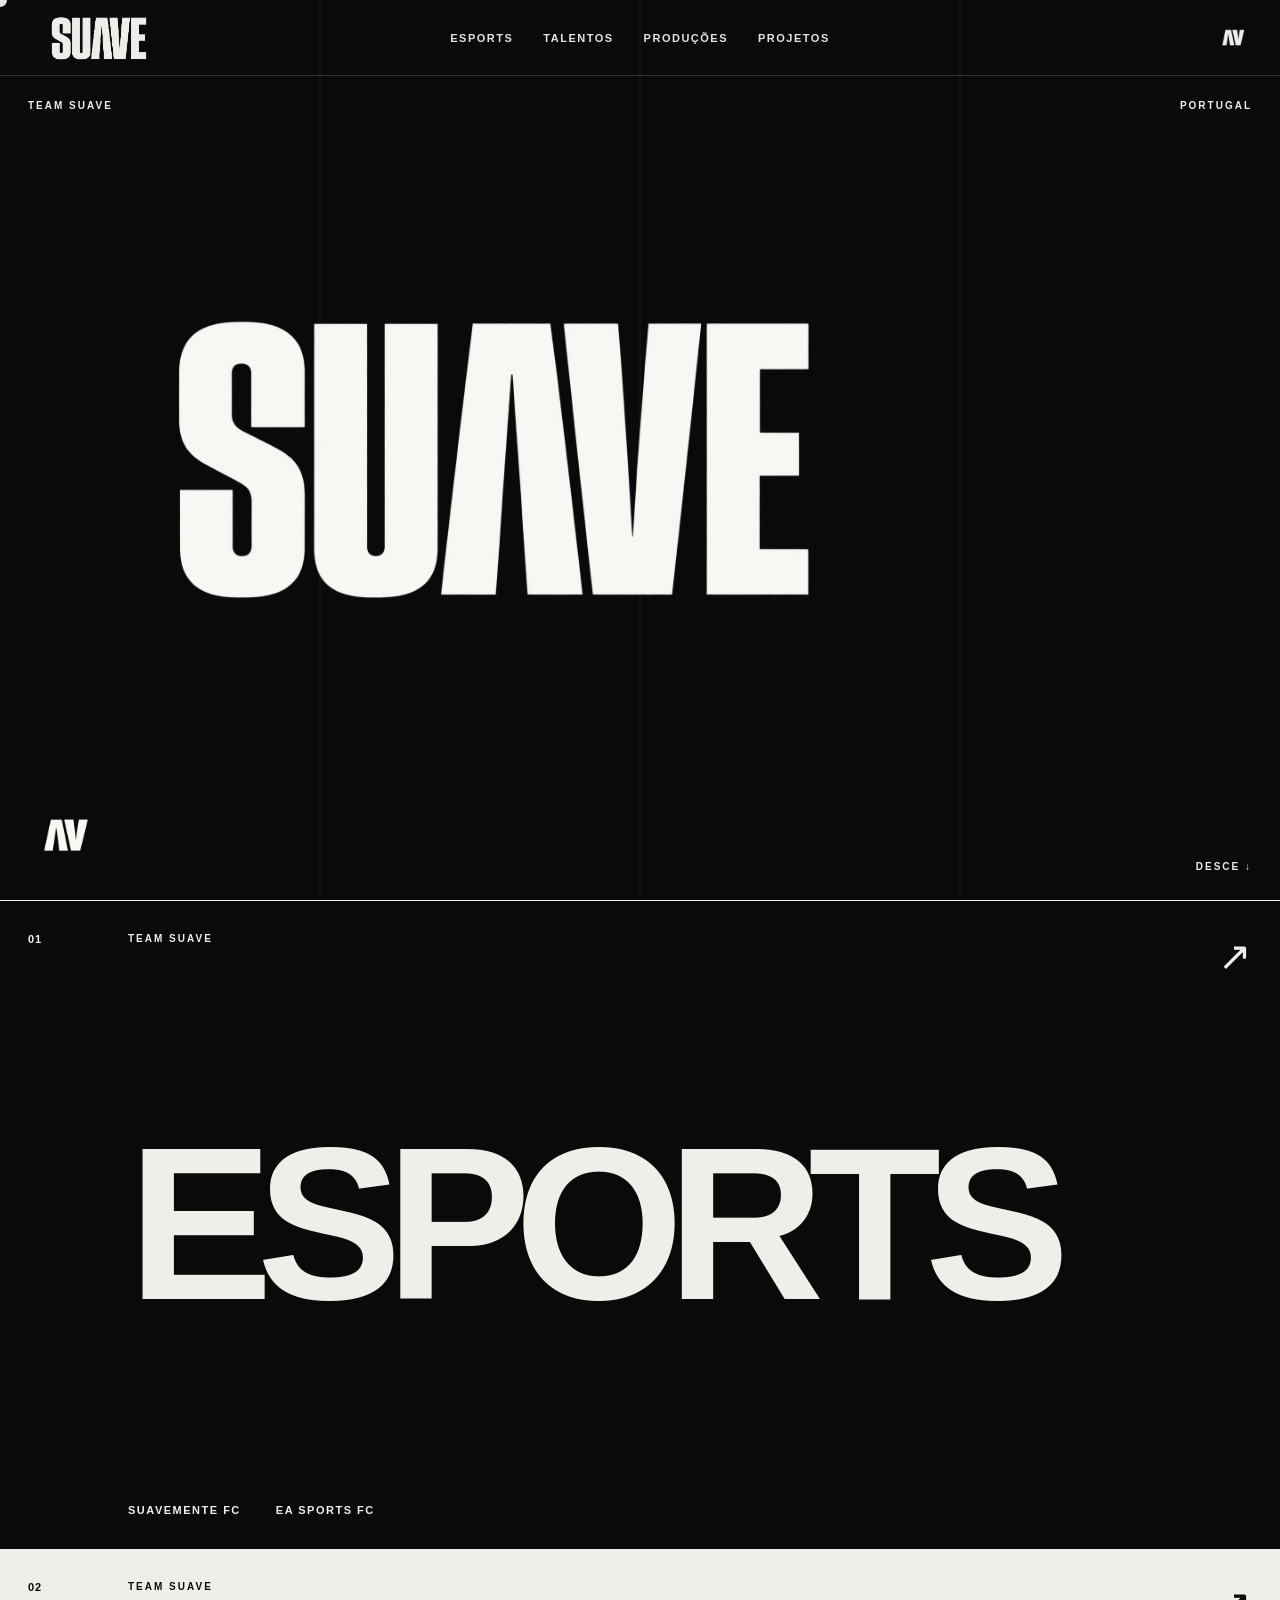
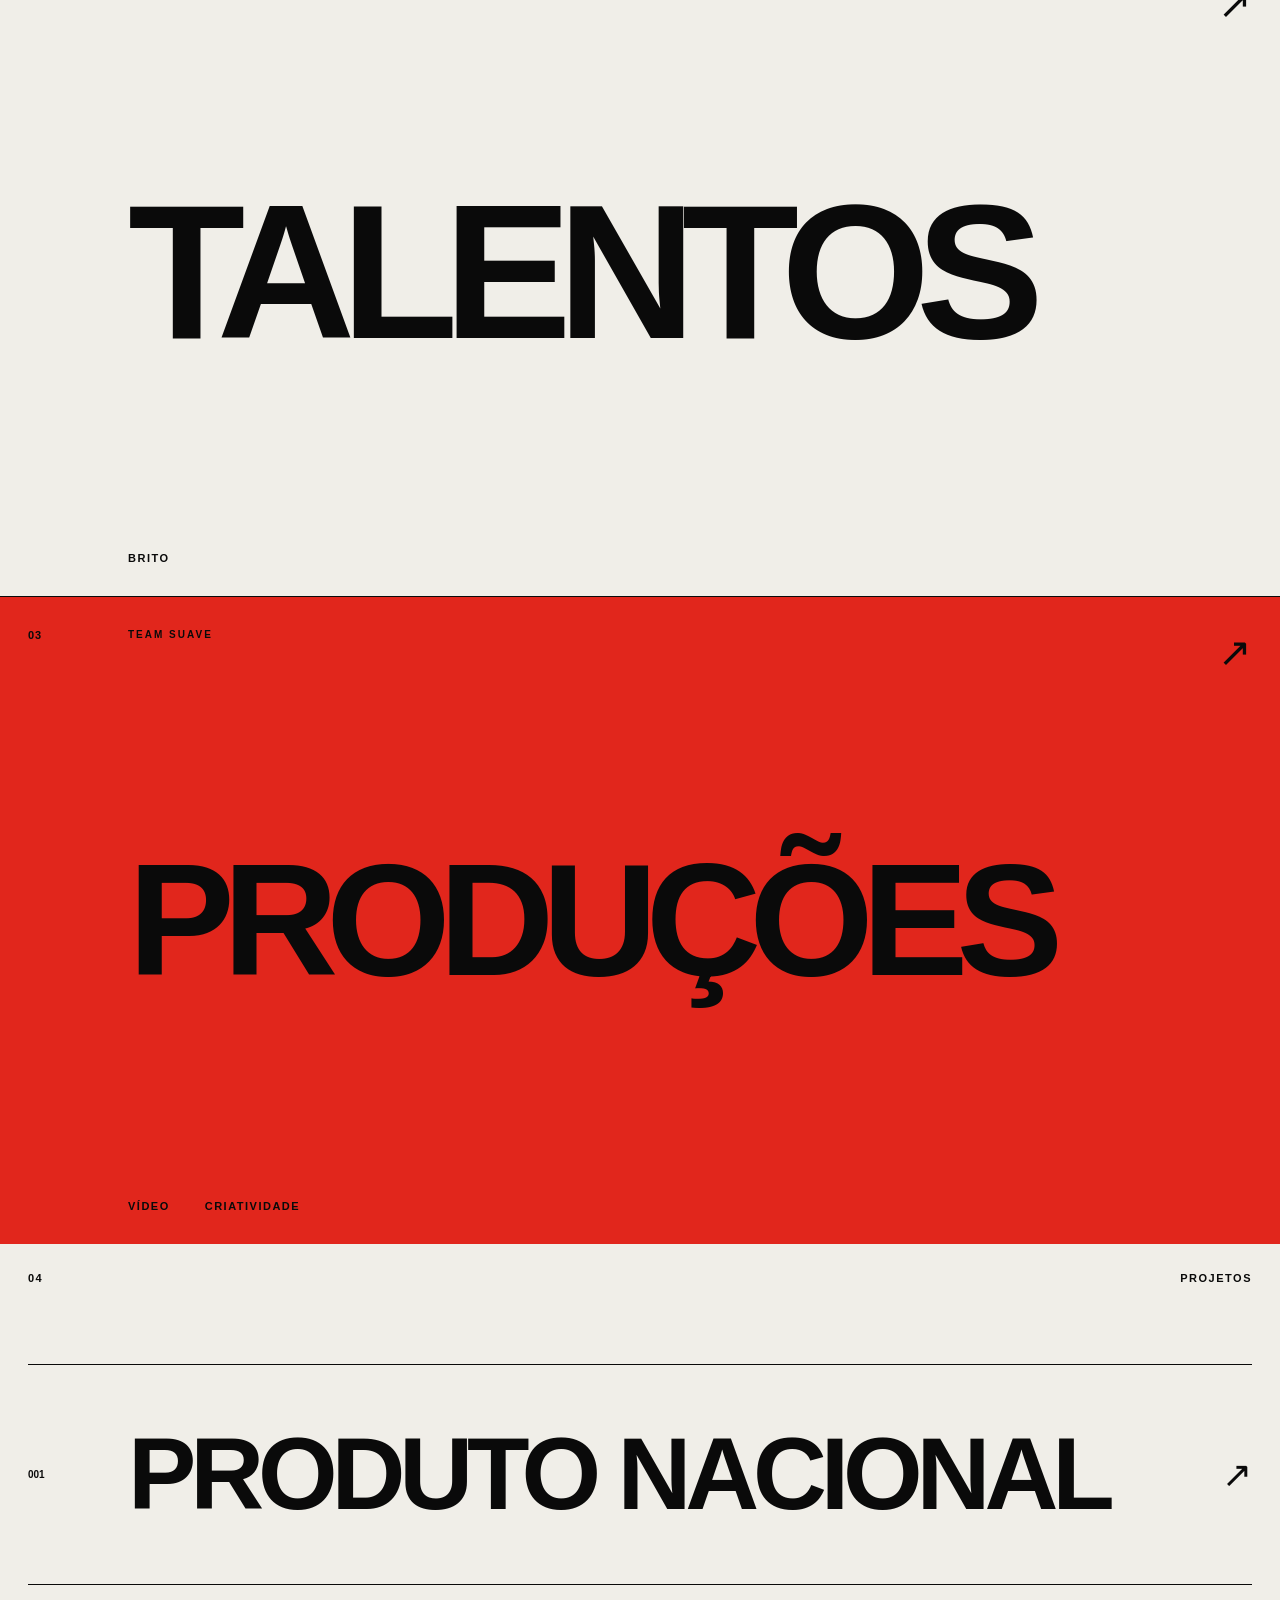
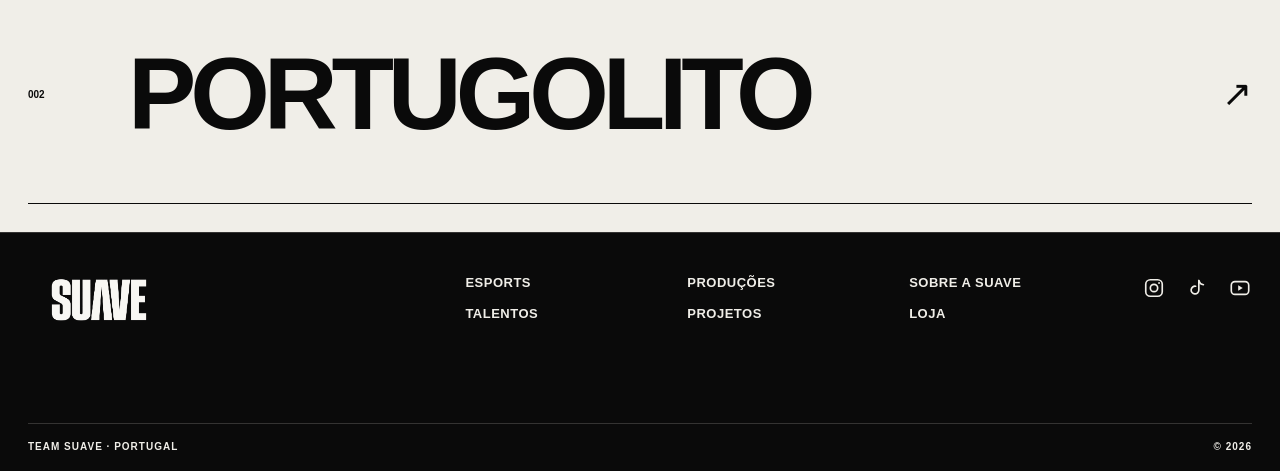
<file: index.html>
<!DOCTYPE html>
<html lang="pt-PT">

<head>
    <meta charset="UTF-8">
    <meta name="viewport" content="width=device-width, initial-scale=1.0">

    <title>TEAM SUAVE</title>

    <link rel="stylesheet" href="/style.css">
    <link rel="icon" type="image/png" href="/simbolo-suave.png">
</head>

<body>

    <!-- CURSOR -->
    <div class="cursor"></div>


    <!-- =====================================================
         HEADER
    ====================================================== -->

    <header class="header">

        <a href="#top" class="brand">
            <img
                src="/logo-teamsuave.png"
                alt="TEAM SUAVE"
            >
        </a>

        <nav class="nav">

            <a href="/esports/">
                ESPORTS
            </a>

            <a href="/talentos/">
                TALENTOS
            </a>

            <a href="#prod">
                PRODUÇÕES
            </a>

            <a href="#projetos">
                PROJETOS
            </a>

        </nav>

        <a href="#top" class="header-mark">
            <img
                src="/simbolo-suave.png"
                alt="Símbolo SUAVE"
            >
        </a>

    </header>


    <main id="top">


        <!-- =================================================
             HERO
        ================================================== -->

        <section class="hero">

            <div class="hero-grid"></div>

            <div class="hero-top">

                <span>
                    TEAM SUAVE
                </span>

                <span>
                    PORTUGAL
                </span>

            </div>


            <div class="hero-word">

                <img
                    src="/logo-teamsuave.png"
                    alt="SUAVE"
                >

            </div>


            <div class="hero-bottom">

                <div class="hero-mark">

                    <img
                        src="/simbolo-suave.png"
                        alt="Símbolo SUAVE"
                    >

                </div>

                <div class="scroll-label">
                    DESCE ↓
                </div>

            </div>

        </section>


        <!-- =================================================
             ESPORTS
        ================================================== -->

        <a
            class="division division-dark"
            id="esports"
            href="/esports/"
        >

            <div class="division-number">
                01
            </div>

            <div class="division-content">

                <span class="division-label">
                    TEAM SUAVE
                </span>

                <h2>
                    ESPORTS
                </h2>

                <div class="division-meta">

                    <span>
                        SUAVEMENTE FC
                    </span>

                    <span>
                        EA SPORTS FC
                    </span>

                </div>

            </div>

            <div class="division-arrow">
                ↗
            </div>

        </a>


        <!-- =================================================
             TALENTOS
        ================================================== -->

        <a
            class="division division-light"
            id="talentos"
            href="/talentos/"
        >

            <div class="division-number">
                02
            </div>

            <div class="division-content">

                <span class="division-label">
                    TEAM SUAVE
                </span>

                <h2>
                    TALENTOS
                </h2>

                <div class="division-meta">

                    <span>
                        BRITO
                    </span>

                </div>

            </div>

            <div class="division-arrow">
                ↗
            </div>

        </a>


        <!-- =================================================
             PRODUÇÕES
        ================================================== -->

        <a
            class="division division-red"
            id="prod"
            href="#prod"
        >

            <div class="division-number">
                03
            </div>

            <div class="division-content">

                <span class="division-label">
                    TEAM SUAVE
                </span>

                <h2>
                    PRODUÇÕES
                </h2>

                <div class="division-meta">

                    <span>
                        VÍDEO
                    </span>

                    <span>
                        CRIATIVIDADE
                    </span>

                </div>

            </div>

            <div class="division-arrow">
                ↗
            </div>

        </a>


        <!-- =================================================
             PROJETOS
        ================================================== -->

        <section
            class="projects"
            id="projetos"
        >

            <div class="projects-header">

                <span>
                    04
                </span>

                <span>
                    PROJETOS
                </span>

            </div>


            <!-- PRODUTO NACIONAL -->

            <div class="project">

                <span class="project-number">
                    001
                </span>

                <h3>
                    PRODUTO NACIONAL
                </h3>

                <span class="project-arrow">
                    ↗
                </span>

            </div>


            <!-- PORTUGOLITO -->

            <a
                href="https://www.youtube.com/@britopn"
                target="_blank"
                rel="noopener noreferrer"
                class="project"
            >

                <span class="project-number">
                    002
                </span>

                <h3>
                    PORTUGOLITO
                </h3>

                <span class="project-arrow">
                    ↗
                </span>

            </a>

        </section>


    </main>


    <!-- =====================================================
         FOOTER
    ====================================================== -->

    <footer class="footer footer-compact">

        <div class="footer-main">


            <!-- LOGO -->

            <a
                href="index.html"
                class="footer-logo"
                aria-label="TEAM SUAVE"
            >
                <img
                    src="/logo-teamsuave.png"
                    alt="TEAM SUAVE"
                >
            </a>


            <!-- NAVEGAÇÃO -->

            <nav class="footer-nav">


                <div class="footer-nav-column">

                    <a href="/esports/">
                        ESPORTS
                    </a>

                    <a href="/talentos/">
                        TALENTOS
                    </a>

                </div>


                <div class="footer-nav-column">

                    <a href="#prod">
                        PRODUÇÕES
                    </a>

                    <a href="#projetos">
                        PROJETOS
                    </a>

                </div>


                <div class="footer-nav-column">

                    <a href="#">
                        SOBRE A SUAVE
                    </a>

                    <a href="https://britopn-shop.fourthwall.com/en-eur"
                       target="_blank"
                       rel="noopener noreferrer">
                        LOJA
                    </a>

                </div>


            </nav>


            <!-- REDES SOCIAIS -->

            <div class="footer-socials">


                <!-- INSTAGRAM -->

                <a
                    href="https://www.instagram.com/miguelvilladebrito/"
                    target="_blank"
                    rel="noopener noreferrer"
                    aria-label="Instagram"
                    title="Instagram"
                >
                    <svg
                        viewBox="0 0 24 24"
                        aria-hidden="true"
                    >
                        <rect
                            x="3"
                            y="3"
                            width="18"
                            height="18"
                            rx="5"
                        ></rect>

                        <circle
                            cx="12"
                            cy="12"
                            r="4"
                        ></circle>

                        <circle
                            cx="17.5"
                            cy="6.5"
                            r="1"
                            class="social-fill"
                        ></circle>
                    </svg>
                </a>


                <!-- TIKTOK -->

                <a
                    href="https://www.tiktok.com/@britopn"
                    target="_blank"
                    rel="noopener noreferrer"
                    aria-label="TikTok"
                    title="TikTok"
                >
                    <svg
                        viewBox="0 0 24 24"
                        aria-hidden="true"
                    >
                        <path
                            d="M14 4v10.2a4.2 4.2 0 1 1-3.5-4.1"
                        ></path>

                        <path
                            d="M14 4c.7 2.5 2.2 4 5 4.4"
                        ></path>
                    </svg>
                </a>


                <!-- YOUTUBE -->

                <a
                    href="https://www.youtube.com/@britopn"
                    target="_blank"
                    rel="noopener noreferrer"
                    aria-label="YouTube"
                    title="YouTube"
                >
                    <svg
                        viewBox="0 0 24 24"
                        aria-hidden="true"
                    >
                        <rect
                            x="2.5"
                            y="5"
                            width="19"
                            height="14"
                            rx="4"
                        ></rect>

                        <path
                            d="M10 9l5 3-5 3z"
                            class="social-fill"
                        ></path>
                    </svg>
                </a>


            </div>

        </div>


        <!-- BARRA INFERIOR -->

        <div class="footer-bottom">

            <span>
                TEAM SUAVE · PORTUGAL
            </span>

            <span>
                © <span id="year"></span>
            </span>

        </div>

    </footer>


    <script src="/app.js"></script>

</body>

</html>
</file>
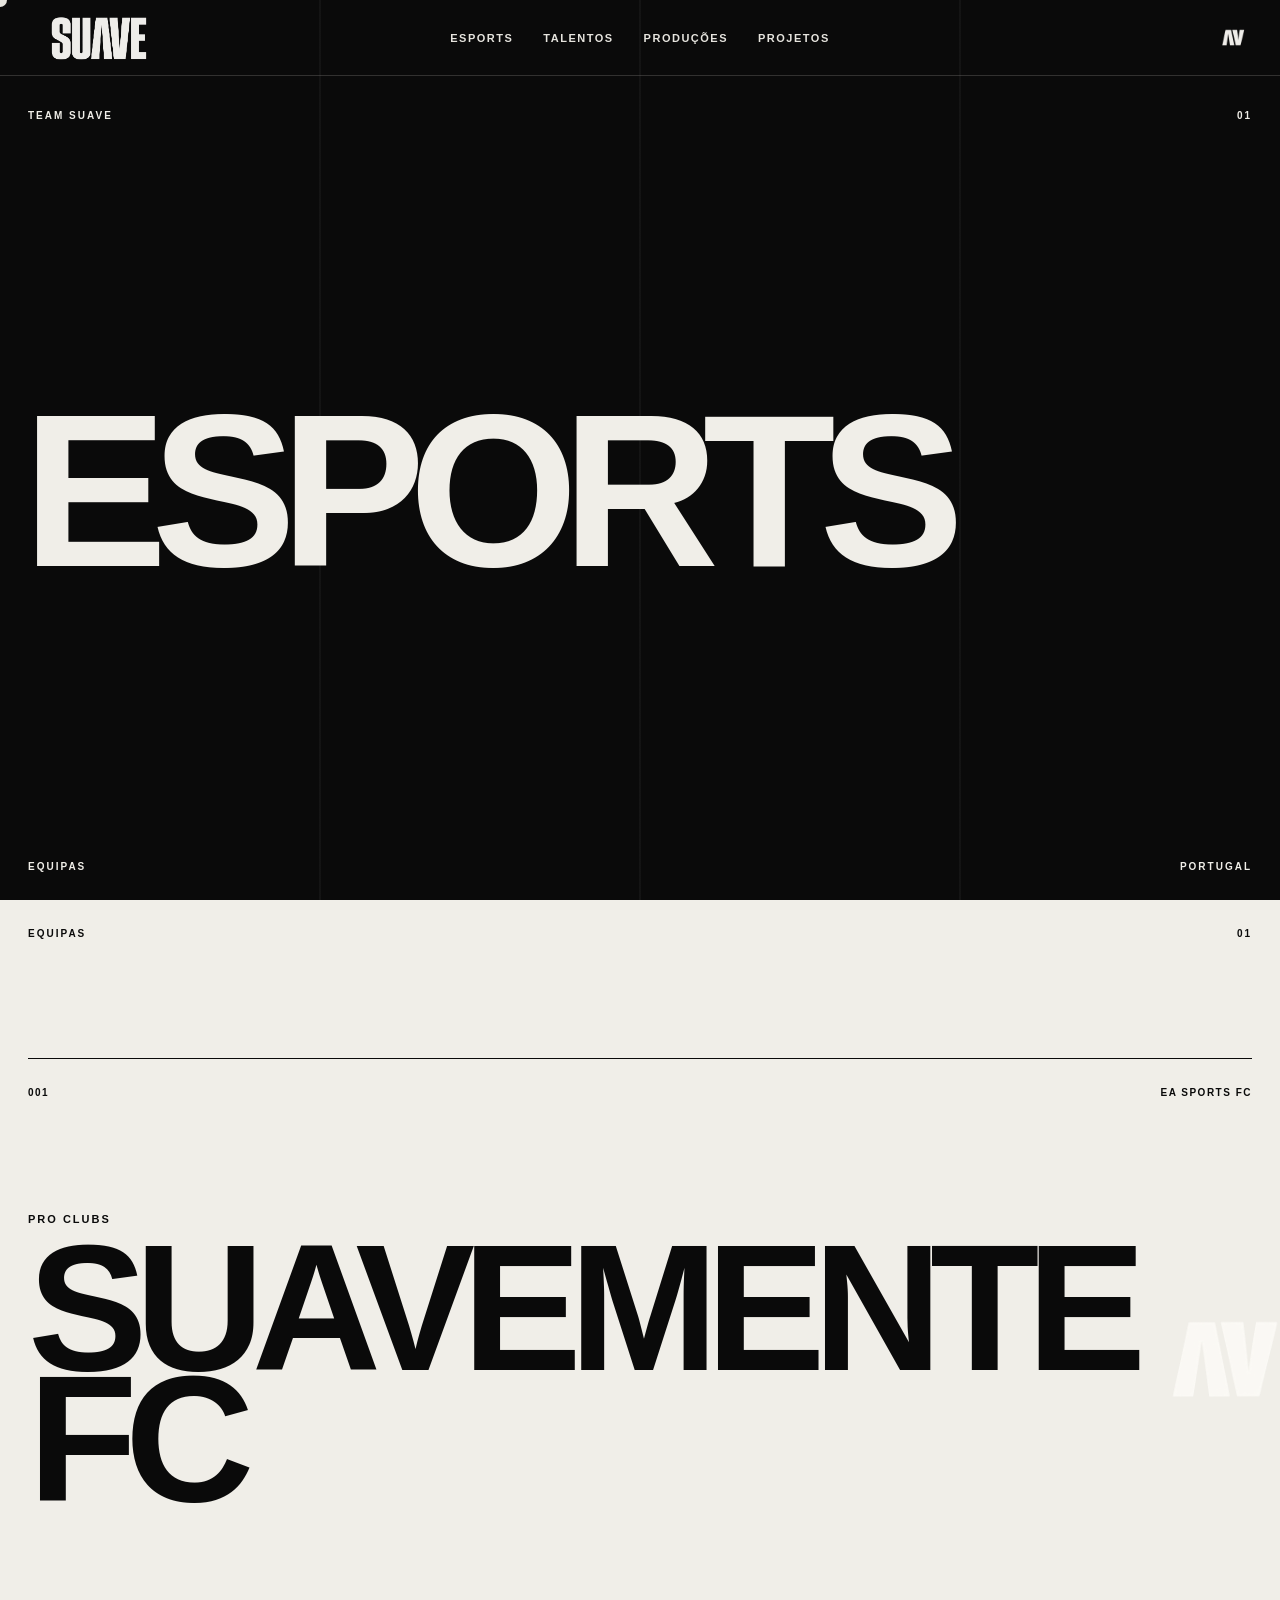
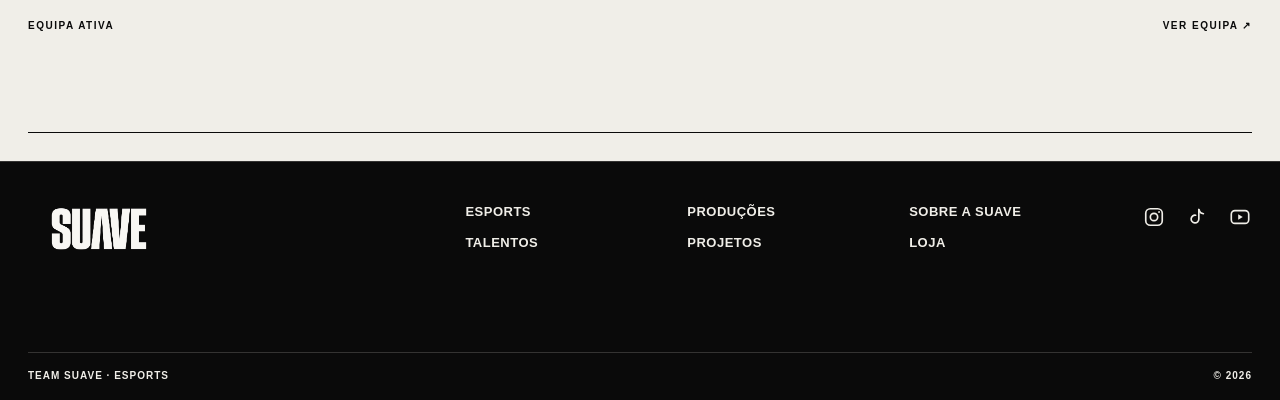
<file: esports/index.html>
<!DOCTYPE html>
<html lang="pt-PT">

<head>
    <meta charset="UTF-8">
    <meta name="viewport" content="width=device-width, initial-scale=1.0">

    <title>SUAVE ESPORTS — TEAM SUAVE</title>

    <link rel="stylesheet" href="/style.css">
    <link rel="icon" type="image/png" href="/simbolo-suave.png">
</head>

<body class="esports-page">

    <!-- CURSOR -->
    <div class="cursor"></div>


    <!-- =====================================================
         HEADER
    ====================================================== -->

    <header class="header">

        <a href="/" class="brand">
            <img
                src="/logo-teamsuave.png"
                alt="TEAM SUAVE"
            >
        </a>

        <nav class="nav">

            <a href="/esports/">
                ESPORTS
            </a>

            <a href="/talentos/">
                TALENTOS
            </a>

            <a href="/#prod">
                PRODUÇÕES
            </a>

            <a href="/#projetos">
                PROJETOS
            </a>

        </nav>

        <a href="/" class="header-mark">

            <img
                src="/simbolo-suave.png"
                alt="Símbolo SUAVE"
            >

        </a>

    </header>


    <main>


        <!-- =================================================
             HERO ESPORTS
        ================================================== -->

        <section class="esports-hero">

            <div class="hero-grid"></div>

            <div class="esports-kicker">

                <span>
                    TEAM SUAVE
                </span>

                <span>
                    01
                </span>

            </div>


            <h1 class="esports-title">
                ESPORTS
            </h1>


            <div class="esports-hero-bottom">

                <span>
                    EQUIPAS
                </span>

                <span>
                    PORTUGAL
                </span>

            </div>

        </section>


        <!-- =================================================
             EQUIPAS
        ================================================== -->

        <section class="teams-section">

            <div class="teams-heading">

                <span>
                    EQUIPAS
                </span>

                <span>
                    01
                </span>

            </div>


            <!-- EA SPORTS FC -->

            <a
                href="/esports/suavementefc/"
                class="team-card"
            >

                <div class="team-card-top">

                    <span>
                        001
                    </span>

                    <span>
                        EA SPORTS FC
                    </span>

                </div>


                <div class="team-card-main">

                    <div class="team-name">

                        <span class="team-small">
                            PRO CLUBS
                        </span>

                        <h2>
                            SUAVEMENTE<br>FC
                        </h2>

                    </div>


                    <div class="team-symbol">

                        <img
                            src="/simbolo-suave.png"
                            alt="SUAVE"
                        >

                    </div>

                </div>


                <div class="team-card-bottom">

                    <span>
                        EQUIPA ATIVA
                    </span>

                    <span class="team-open">
                        VER EQUIPA ↗
                    </span>

                </div>

            </a>

        </section>


        <!-- =================================================
             FOOTER
        ================================================== -->

        <footer class="footer footer-compact">

            <div class="footer-main">


                <!-- LOGO -->

                <a
                    href="/"
                    class="footer-logo"
                    aria-label="TEAM SUAVE"
                >
                    <img
                        src="/logo-teamsuave.png"
                        alt="TEAM SUAVE"
                    >
                </a>


                <!-- NAVEGAÇÃO -->

                <nav class="footer-nav">


                    <div class="footer-nav-column">

                        <a href="/esports/">
                            ESPORTS
                        </a>

                        <a href="/talentos/">
                            TALENTOS
                        </a>

                    </div>


                    <div class="footer-nav-column">

                        <a href="/#prod">
                            PRODUÇÕES
                        </a>

                        <a href="/#projetos">
                            PROJETOS
                        </a>

                    </div>


                    <div class="footer-nav-column">

                        <a href="#">
                            SOBRE A SUAVE
                        </a>

                        <a
                            href="https://britopn-shop.fourthwall.com/en-eur"
                            target="_blank"
                            rel="noopener noreferrer"
                        >
                            LOJA
                        </a>

                    </div>


                </nav>


                <!-- REDES SOCIAIS -->

                <div class="footer-socials">


                    <!-- INSTAGRAM -->

                    <a
                        href="https://www.instagram.com/miguelvilladebrito/"
                        target="_blank"
                        rel="noopener noreferrer"
                        aria-label="Instagram"
                        title="Instagram"
                    >
                        <svg
                            viewBox="0 0 24 24"
                            aria-hidden="true"
                        >
                            <rect
                                x="3"
                                y="3"
                                width="18"
                                height="18"
                                rx="5"
                            ></rect>

                            <circle
                                cx="12"
                                cy="12"
                                r="4"
                            ></circle>

                            <circle
                                cx="17.5"
                                cy="6.5"
                                r="1"
                                class="social-fill"
                            ></circle>
                        </svg>
                    </a>


                    <!-- TIKTOK -->

                    <a
                        href="https://www.tiktok.com/@britopn"
                        target="_blank"
                        rel="noopener noreferrer"
                        aria-label="TikTok"
                        title="TikTok"
                    >
                        <svg
                            viewBox="0 0 24 24"
                            aria-hidden="true"
                        >
                            <path
                                d="M14 4v10.2a4.2 4.2 0 1 1-3.5-4.1"
                            ></path>

                            <path
                                d="M14 4c.7 2.5 2.2 4 5 4.4"
                            ></path>
                        </svg>
                    </a>


                    <!-- YOUTUBE -->

                    <a
                        href="https://www.youtube.com/@britopn"
                        target="_blank"
                        rel="noopener noreferrer"
                        aria-label="YouTube"
                        title="YouTube"
                    >
                        <svg
                            viewBox="0 0 24 24"
                            aria-hidden="true"
                        >
                            <rect
                                x="2.5"
                                y="5"
                                width="19"
                                height="14"
                                rx="4"
                            ></rect>

                            <path
                                d="M10 9l5 3-5 3z"
                                class="social-fill"
                            ></path>
                        </svg>
                    </a>


                </div>

            </div>


            <!-- BARRA INFERIOR -->

            <div class="footer-bottom">

                <span>
                    TEAM SUAVE · ESPORTS
                </span>

                <span>
                    © <span id="year"></span>
                </span>

            </div>

        </footer>


    </main>


    <script src="/app.js"></script>

</body>

</html>
</file>
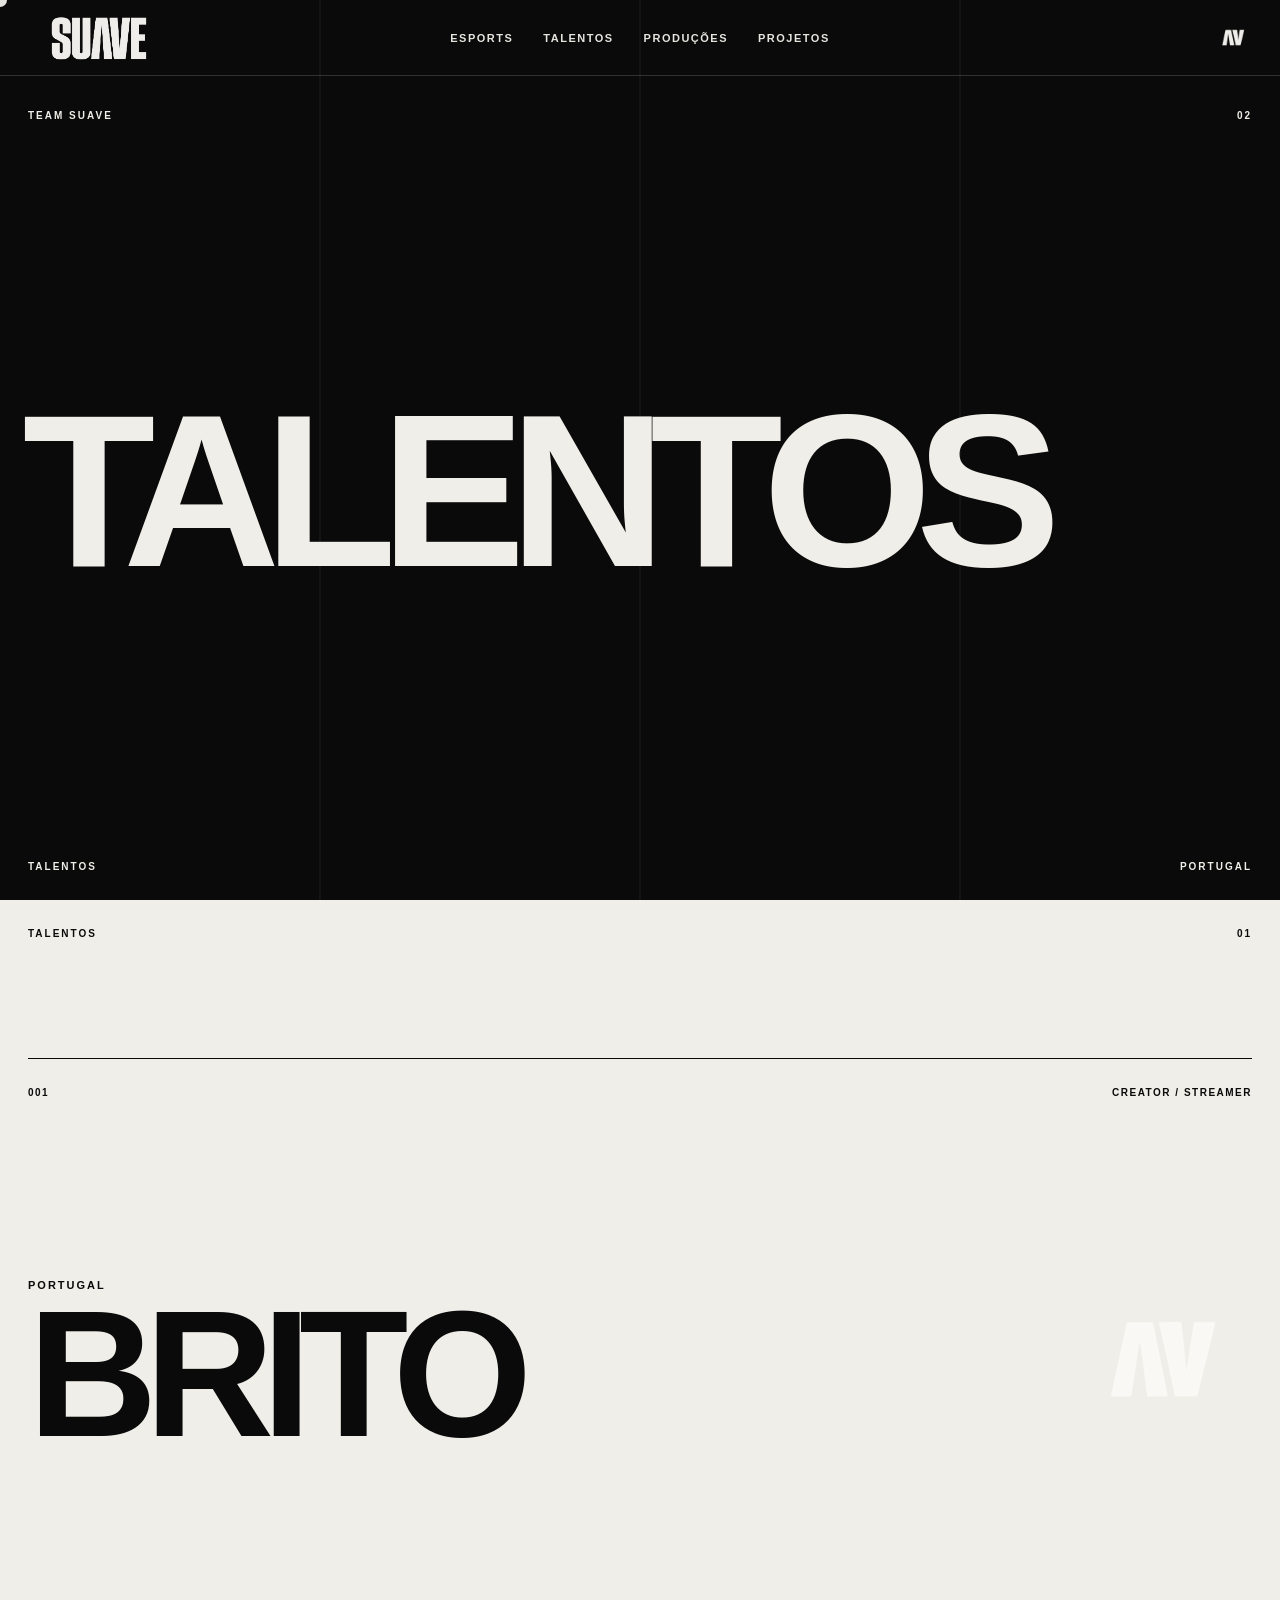
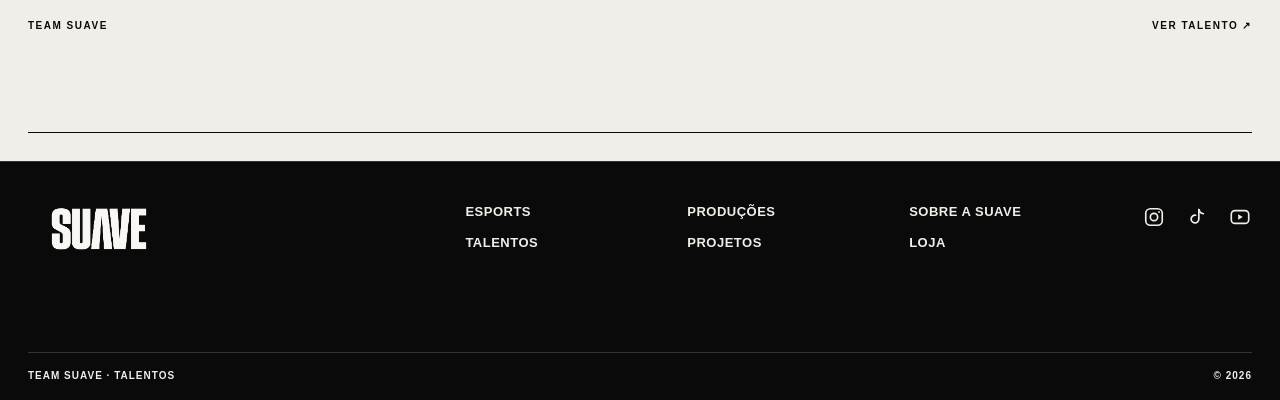
<file: talentos/index.html>
<!DOCTYPE html>
<html lang="pt-PT">

<head>
    <meta charset="UTF-8">
    <meta name="viewport" content="width=device-width, initial-scale=1.0">

    <title>TEAM SUAVE — TALENTOS</title>

    <link rel="stylesheet" href="/style.css">
    <link rel="icon" type="image/png" href="/simbolo-suave.png">
</head>

<body class="esports-page">

    <!-- CURSOR -->
    <div class="cursor"></div>


    <!-- =====================================================
         HEADER
    ====================================================== -->

    <header class="header">

        <a href="/" class="brand">
            <img
                src="/logo-teamsuave.png"
                alt="TEAM SUAVE"
            >
        </a>

        <nav class="nav">

            <a href="/esports/">
                ESPORTS
            </a>

            <a href="/talentos/">
                TALENTOS
            </a>

            <a href="/#prod">
                PRODUÇÕES
            </a>

            <a href="/#projetos">
                PROJETOS
            </a>

        </nav>

        <a href="/" class="header-mark">

            <img
                src="/simbolo-suave.png"
                alt="Símbolo SUAVE"
            >

        </a>

    </header>


    <main>


        <!-- =================================================
             HERO TALENTOS
        ================================================== -->

        <section class="esports-hero">

            <div class="hero-grid"></div>

            <div class="esports-kicker">

                <span>
                    TEAM SUAVE
                </span>

                <span>
                    02
                </span>

            </div>


            <h1 class="esports-title">
                TALENTOS
            </h1>


            <div class="esports-hero-bottom">

                <span>
                    TALENTOS
                </span>

                <span>
                    PORTUGAL
                </span>

            </div>

        </section>


        <!-- =================================================
             TALENTOS
        ================================================== -->

        <section class="teams-section">

            <div class="teams-heading">

                <span>
                    TALENTOS
                </span>

                <span>
                    01
                </span>

            </div>


            <!-- BRITO -->

            <a
                href="/talentos/brito/"
                class="team-card"
            >

                <div class="team-card-top">

                    <span>
                        001
                    </span>

                    <span>
                        CREATOR / STREAMER
                    </span>

                </div>


                <div class="team-card-main">

                    <div class="team-name">

                        <span class="team-small">
                            PORTUGAL
                        </span>

                        <h2>
                            BRITO
                        </h2>

                    </div>


                    <div class="team-symbol">

                        <img
                            src="/simbolo-suave.png"
                            alt="SUAVE"
                        >

                    </div>

                </div>


                <div class="team-card-bottom">

                    <span>
                        TEAM SUAVE
                    </span>

                    <span class="team-open">
                        VER TALENTO ↗
                    </span>

                </div>

            </a>

        </section>


        <!-- =================================================
             FOOTER
        ================================================== -->

        <footer class="footer footer-compact">

            <div class="footer-main">


                <!-- LOGO -->

                <a
                    href="/"
                    class="footer-logo"
                    aria-label="TEAM SUAVE"
                >
                    <img
                        src="/logo-teamsuave.png"
                        alt="TEAM SUAVE"
                    >
                </a>


                <!-- NAVEGAÇÃO -->

                <nav class="footer-nav">


                    <div class="footer-nav-column">

                        <a href="/esports/">
                            ESPORTS
                        </a>

                        <a href="/talentos/">
                            TALENTOS
                        </a>

                    </div>


                    <div class="footer-nav-column">

                        <a href="/#prod">
                            PRODUÇÕES
                        </a>

                        <a href="/#projetos">
                            PROJETOS
                        </a>

                    </div>


                    <div class="footer-nav-column">

                        <a href="#">
                            SOBRE A SUAVE
                        </a>

                        <a
                            href="https://britopn-shop.fourthwall.com/en-eur"
                            target="_blank"
                            rel="noopener noreferrer"
                        >
                            LOJA
                        </a>

                    </div>


                </nav>


                <!-- REDES SOCIAIS -->

                <div class="footer-socials">


                    <!-- INSTAGRAM -->

                    <a
                        href="https://www.instagram.com/miguelvilladebrito/"
                        target="_blank"
                        rel="noopener noreferrer"
                        aria-label="Instagram"
                        title="Instagram"
                    >
                        <svg
                            viewBox="0 0 24 24"
                            aria-hidden="true"
                        >
                            <rect
                                x="3"
                                y="3"
                                width="18"
                                height="18"
                                rx="5"
                            ></rect>

                            <circle
                                cx="12"
                                cy="12"
                                r="4"
                            ></circle>

                            <circle
                                cx="17.5"
                                cy="6.5"
                                r="1"
                                class="social-fill"
                            ></circle>
                        </svg>
                    </a>


                    <!-- TIKTOK -->

                    <a
                        href="https://www.tiktok.com/@britopn"
                        target="_blank"
                        rel="noopener noreferrer"
                        aria-label="TikTok"
                        title="TikTok"
                    >
                        <svg
                            viewBox="0 0 24 24"
                            aria-hidden="true"
                        >
                            <path
                                d="M14 4v10.2a4.2 4.2 0 1 1-3.5-4.1"
                            ></path>

                            <path
                                d="M14 4c.7 2.5 2.2 4 5 4.4"
                            ></path>
                        </svg>
                    </a>


                    <!-- YOUTUBE -->

                    <a
                        href="https://www.youtube.com/@britopn"
                        target="_blank"
                        rel="noopener noreferrer"
                        aria-label="YouTube"
                        title="YouTube"
                    >
                        <svg
                            viewBox="0 0 24 24"
                            aria-hidden="true"
                        >
                            <rect
                                x="2.5"
                                y="5"
                                width="19"
                                height="14"
                                rx="4"
                            ></rect>

                            <path
                                d="M10 9l5 3-5 3z"
                                class="social-fill"
                            ></path>
                        </svg>
                    </a>


                </div>

            </div>


            <!-- BARRA INFERIOR -->

            <div class="footer-bottom">

                <span>
                    TEAM SUAVE · TALENTOS
                </span>

                <span>
                    © <span id="year"></span>
                </span>

            </div>

        </footer>


    </main>


    <script src="/app.js"></script>

</body>

</html>
</file>
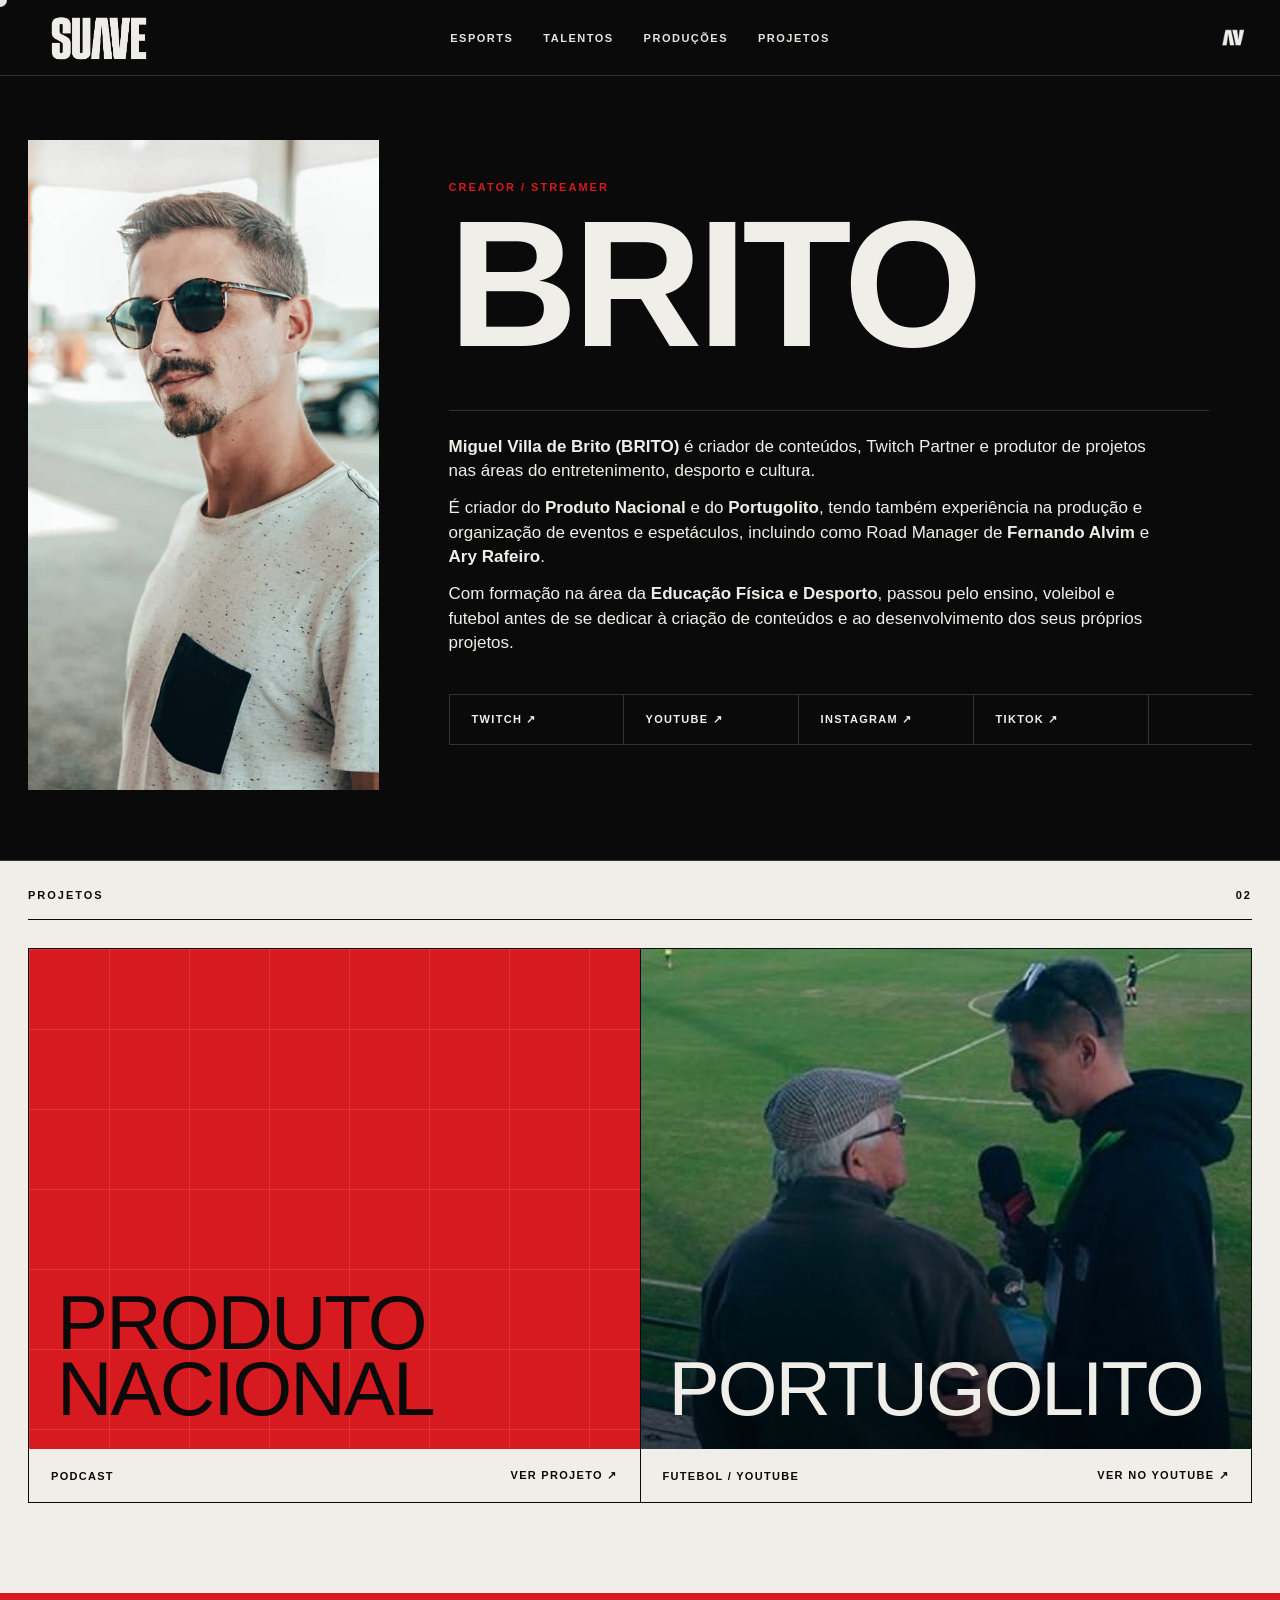
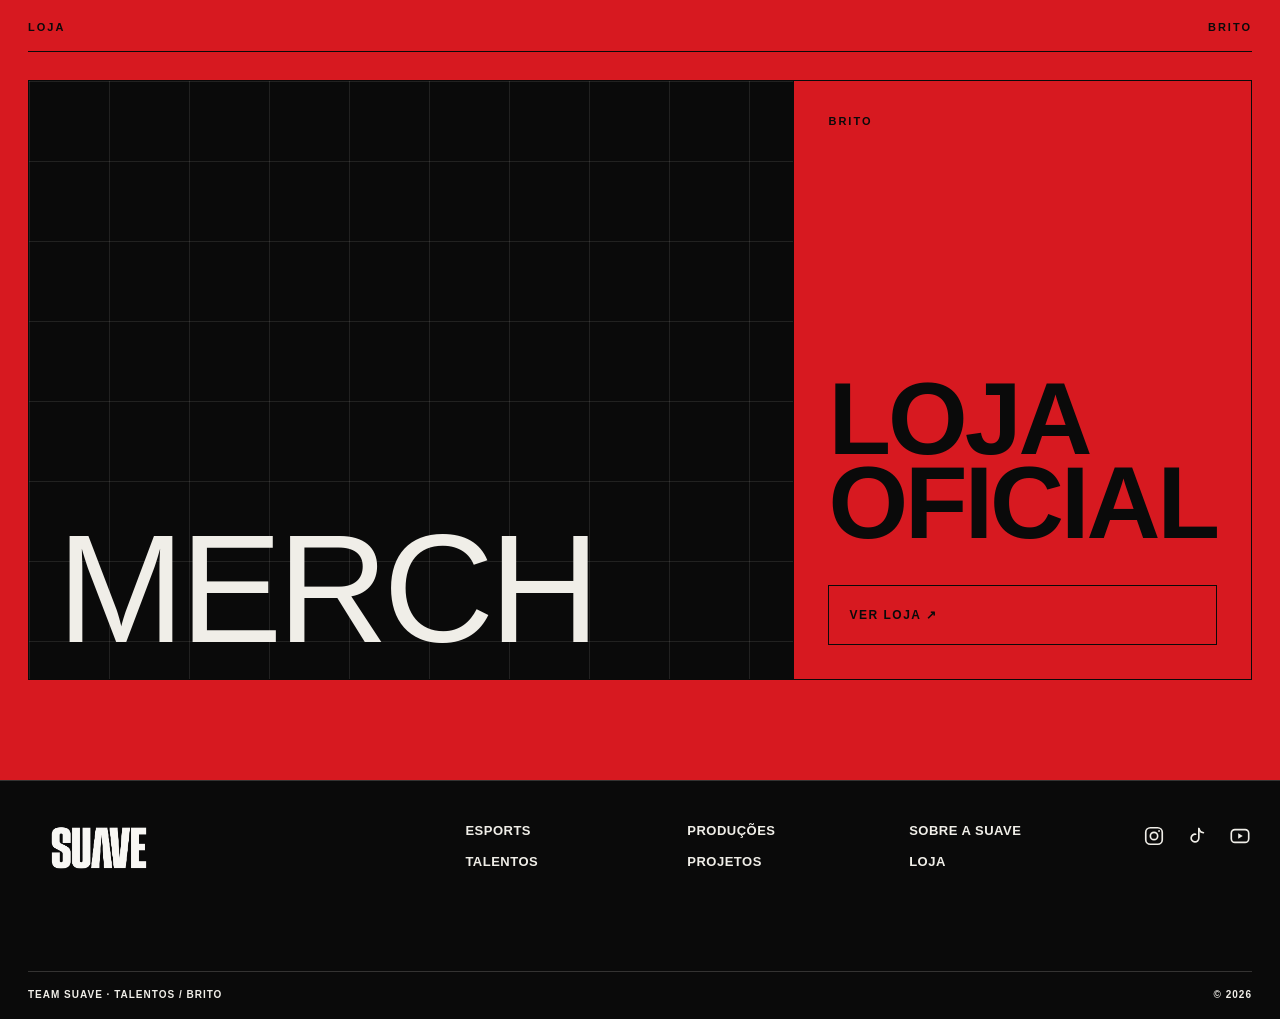
<file: talentos/brito/index.html>
<!DOCTYPE html>
<html lang="pt-PT">

<head>
    <meta charset="UTF-8">
    <meta name="viewport" content="width=device-width, initial-scale=1.0">

    <title>BRITO — TEAM SUAVE</title>

    <link rel="stylesheet" href="/style.css">
    <link rel="icon" type="image/png" href="/simbolo-suave.png">
</head>

<body class="talent-page">

    <!-- CURSOR -->
    <div class="cursor"></div>


    <!-- =====================================================
         HEADER
    ====================================================== -->

    <header class="header">

        <a href="/" class="brand">
            <img
                src="/logo-teamsuave.png"
                alt="TEAM SUAVE"
            >
        </a>

        <nav class="nav">

            <a href="/esports/">
                ESPORTS
            </a>

            <a href="/talentos/">
                TALENTOS
            </a>

            <a href="/#prod">
                PRODUÇÕES
            </a>

            <a href="/#projetos">
                PROJETOS
            </a>

        </nav>

        <a href="/" class="header-mark">
            <img
                src="/simbolo-suave.png"
                alt="Símbolo SUAVE"
            >
        </a>

    </header>


    <main>


         <!-- =================================================
             PERFIL
        ================================================== -->

        <section class="talent-profile">

            <div class="talent-profile-grid">


                <!-- FOTO -->

                <div class="talent-photo">

                    <img
                        src="/britofoto.jpg"
                        alt="BRITO"
                        class="talent-photo-image"
                    >

                </div>


                <!-- INFORMAÇÃO -->

                <div class="talent-info">

                    <span class="talent-role">
                        CREATOR / STREAMER
                    </span>

                    <h1>
                        BRITO
                    </h1>


                    <div class="talent-bio">

                        <p>
                            <strong>Miguel Villa de Brito (BRITO)</strong> é criador de conteúdos,
                            Twitch Partner e produtor de projetos nas áreas do entretenimento,
                            desporto e cultura.
                        </p>

                        <p>
                            É criador do <strong>Produto Nacional</strong> e do
                            <strong>Portugolito</strong>, tendo também experiência na produção e
                            organização de eventos e espetáculos, incluindo como Road Manager de
                            <strong>Fernando Alvim</strong> e <strong>Ary Rafeiro</strong>.
                            </p>

                        <p>
                            Com formação na área da <strong>Educação Física e Desporto</strong>,
                            passou pelo ensino, voleibol e futebol antes de se dedicar à criação
                            de conteúdos e ao desenvolvimento dos seus próprios projetos.
                        </p>
                </div>


                    <!-- REDES -->

                    <div class="talent-socials">

                        <a
                            href="https://www.twitch.tv/brito"
                            target="_blank"
                            rel="noopener noreferrer"
                        >
                            TWITCH ↗
                        </a>

                        <a
                            href="https://www.youtube.com/@britopn"
                            target="_blank"
                            rel="noopener noreferrer"
                        >
                            YOUTUBE ↗
                        </a>

                        <a
                            href="https://www.instagram.com/miguelvilladebrito/"
                            target="_blank"
                            rel="noopener noreferrer"
                        >
                            INSTAGRAM ↗
                        </a>

                        <a
                            href="https://www.tiktok.com/@britopn"
                            target="_blank"
                            rel="noopener noreferrer"
                        >
                            TIKTOK ↗
                        </a>

                    </div>

                </div>

            </div>

        </section>


         <!-- =================================================
             PROJETOS
        ================================================== -->

        <section class="talent-projects">

            <div class="talent-section-heading">

                <span>
                    PROJETOS
                </span>

                <span>
                    02
                </span>

            </div>


            <div class="talent-project-grid">


                <!-- PRODUTO NACIONAL -->

                <a
                    href="#"
                    class="talent-project-card"
                >

                    <div class="talent-project-image talent-project-pn">

                        <span>
                            PRODUTO NACIONAL
                        </span>

                    </div>

                    <div class="talent-project-meta">

                        <span>
                            PODCAST
                        </span>

                        <span>
                            VER PROJETO ↗
                        </span>

                    </div>

                </a>


                <!-- PORTUGOLITO -->

                <a
                    href="https://www.youtube.com/@britopn"
                    target="_blank"
                    rel="noopener noreferrer"
                    class="talent-project-card"
                >

                    <div class="talent-project-image talent-project-portugolito">

                        <img
                            src="/portugolito.jfif"
                            alt="Portugolito"
                            class="talent-project-photo"
                        >

                        <div class="talent-project-photo-overlay"></div>

                        <span>
                            PORTUGOLITO
                        </span>

                    </div>

                    <div class="talent-project-meta">

                        <span>
                            FUTEBOL / YOUTUBE
                        </span>

                        <span>
                            VER NO YOUTUBE ↗
                        </span>

                    </div>

                </a>


            </div>

        </section>

        <!-- =================================================
             LOJA
        ================================================== -->

        <section class="talent-store">

            <div class="talent-section-heading">

                <span>
                    LOJA
                </span>

                <span>
                    BRITO
                </span>

            </div>


            <div class="talent-store-content">


                <!-- VISUAL -->

                <div class="talent-store-visual">

                    <span>
                        MERCH
                    </span>

                </div>


                <!-- INFORMAÇÃO -->

                <div class="talent-store-info">

                    <span>
                        BRITO
                    </span>

                    <h2>
                        LOJA<br>
                        OFICIAL
                    </h2>

                    <a
                        href="https://britopn-shop.fourthwall.com/en-eur"
                        target="_blank"
                        rel="noopener noreferrer"
                        class="talent-store-button"
                    >
                        VER LOJA ↗
                    </a>

                </div>

            </div>

        </section>

         <!-- =================================================
             FOOTER
        ================================================== -->

        <footer class="footer footer-compact">

            <div class="footer-main">


                <!-- LOGO -->

                <a
                    href="/"
                    class="footer-logo"
                    aria-label="TEAM SUAVE"
                >
                    <img
                        src="/logo-teamsuave.png"
                        alt="TEAM SUAVE"
                    >
                </a>


                <!-- NAVEGAÇÃO -->

                <nav class="footer-nav">

                    <div class="footer-nav-column">

                        <a href="/esports/">
                            ESPORTS
                        </a>

                        <a href="/talentos/">
                            TALENTOS
                        </a>

                    </div>


                    <div class="footer-nav-column">

                        <a href="/#prod">
                            PRODUÇÕES
                        </a>

                        <a href="/#projetos">
                            PROJETOS
                        </a>

                    </div>


                    <div class="footer-nav-column">

                        <a href="#">
                            SOBRE A SUAVE
                        </a>

                        <a
                            href="https://britopn-shop.fourthwall.com/en-eur"
                            target="_blank"
                            rel="noopener noreferrer"
                        >
                            LOJA
                        </a>

                    </div>

                </nav>


                <!-- REDES -->

                <div class="footer-socials">


                    <!-- INSTAGRAM -->

                    <a
                        href="https://www.instagram.com/miguelvilladebrito/"
                        target="_blank"
                        rel="noopener noreferrer"
                        aria-label="Instagram"
                        title="Instagram"
                    >
                        <svg
                            viewBox="0 0 24 24"
                            aria-hidden="true"
                        >

                            <rect
                                x="3"
                                y="3"
                                width="18"
                                height="18"
                                rx="5"
                            ></rect>

                            <circle
                                cx="12"
                                cy="12"
                                r="4"
                            ></circle>

                            <circle
                                cx="17.5"
                                cy="6.5"
                                r="1"
                                class="social-fill"
                            ></circle>

                        </svg>
                    </a>


                    <!-- TIKTOK -->

                    <a
                        href="https://www.tiktok.com/@britopn"
                        target="_blank"
                        rel="noopener noreferrer"
                        aria-label="TikTok"
                        title="TikTok"
                    >
                        <svg
                            viewBox="0 0 24 24"
                            aria-hidden="true"
                        >

                            <path
                                d="M14 4v10.2a4.2 4.2 0 1 1-3.5-4.1"
                            ></path>

                            <path
                                d="M14 4c.7 2.5 2.2 4 5 4.4"
                            ></path>

                        </svg>
                    </a>


                    <!-- YOUTUBE -->

                    <a
                        href="https://www.youtube.com/@britopn"
                        target="_blank"
                        rel="noopener noreferrer"
                        aria-label="YouTube"
                        title="YouTube"
                    >
                        <svg
                            viewBox="0 0 24 24"
                            aria-hidden="true"
                        >

                            <rect
                                x="2.5"
                                y="5"
                                width="19"
                                height="14"
                                rx="4"
                            ></rect>

                            <path
                                d="M10 9l5 3-5 3z"
                                class="social-fill"
                            ></path>

                        </svg>
                    </a>

                </div>

            </div>


            <!-- BARRA INFERIOR -->

            <div class="footer-bottom">

                <span>
                    TEAM SUAVE · TALENTOS / BRITO
                </span>

                <span>
                    © <span id="year"></span>
                </span>

            </div>

        </footer>


    </main>


    <script src="/app.js"></script>

</body>

</html>
</file>
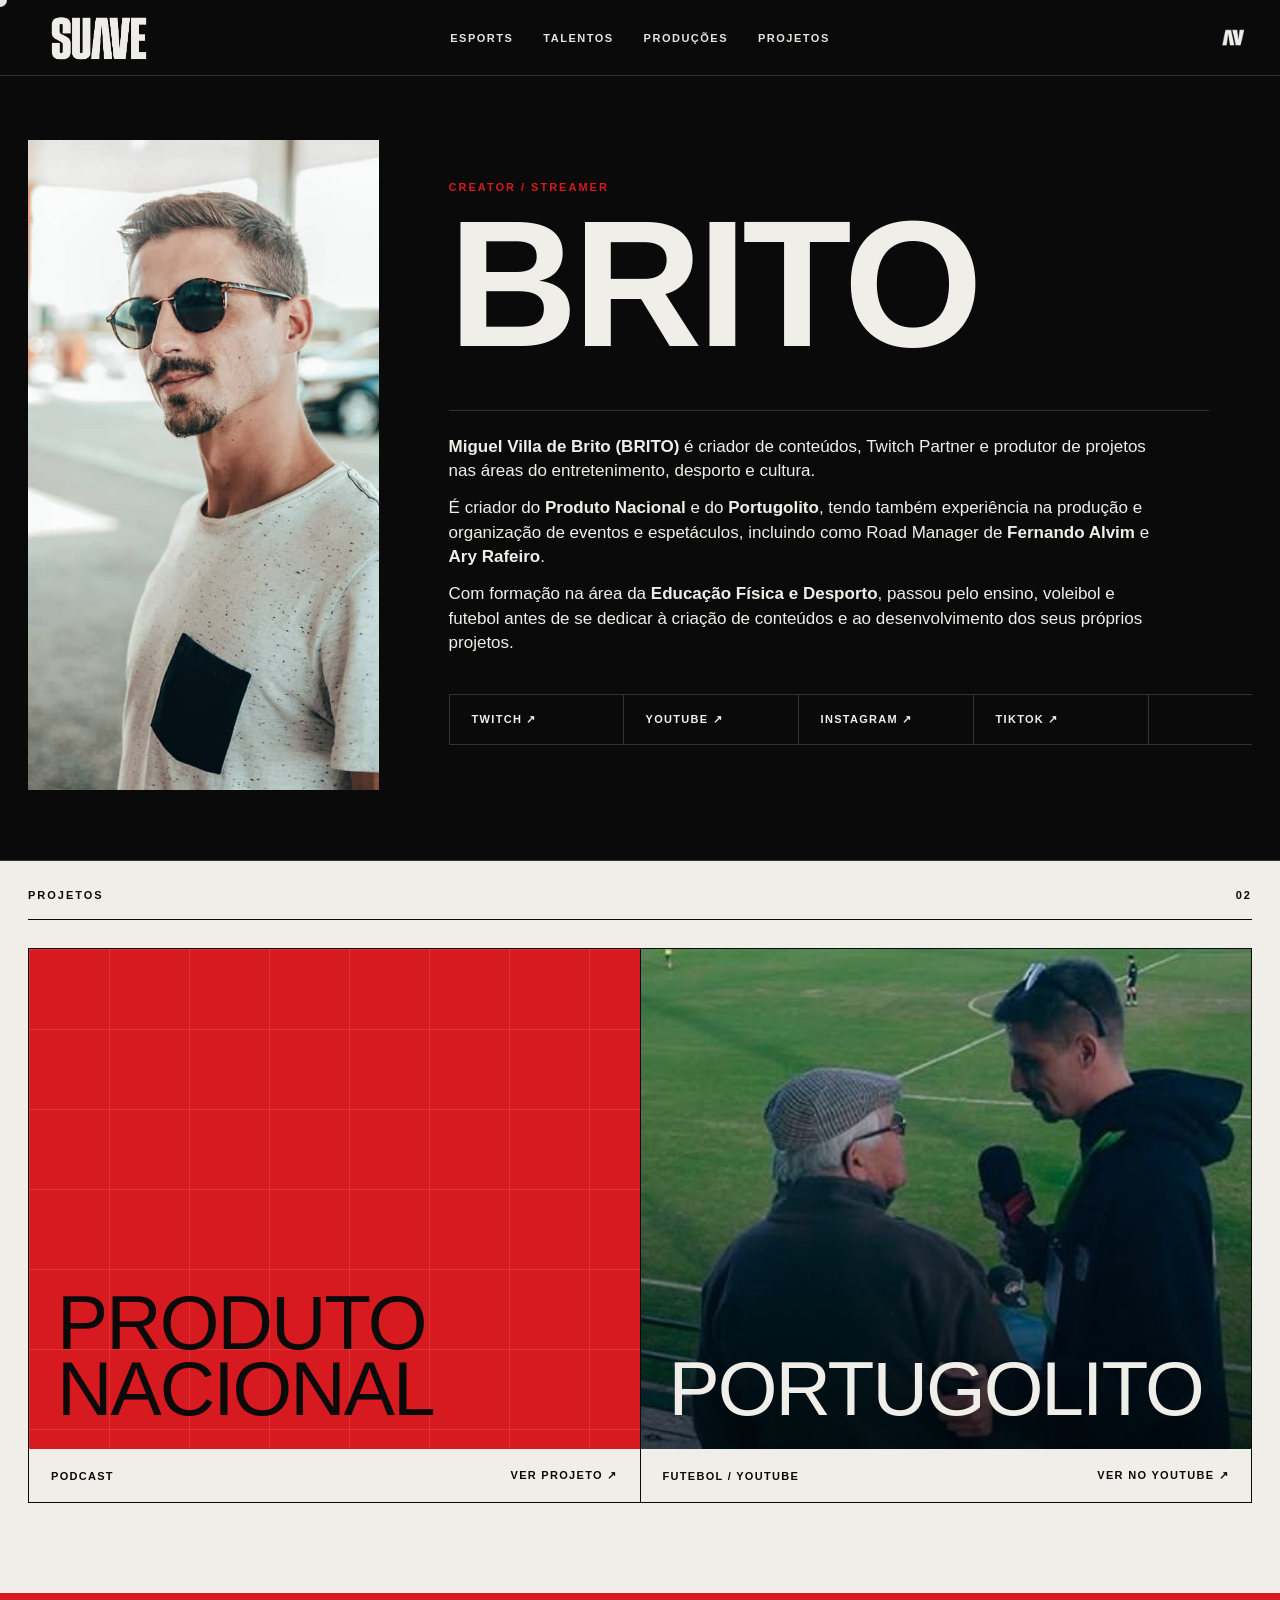
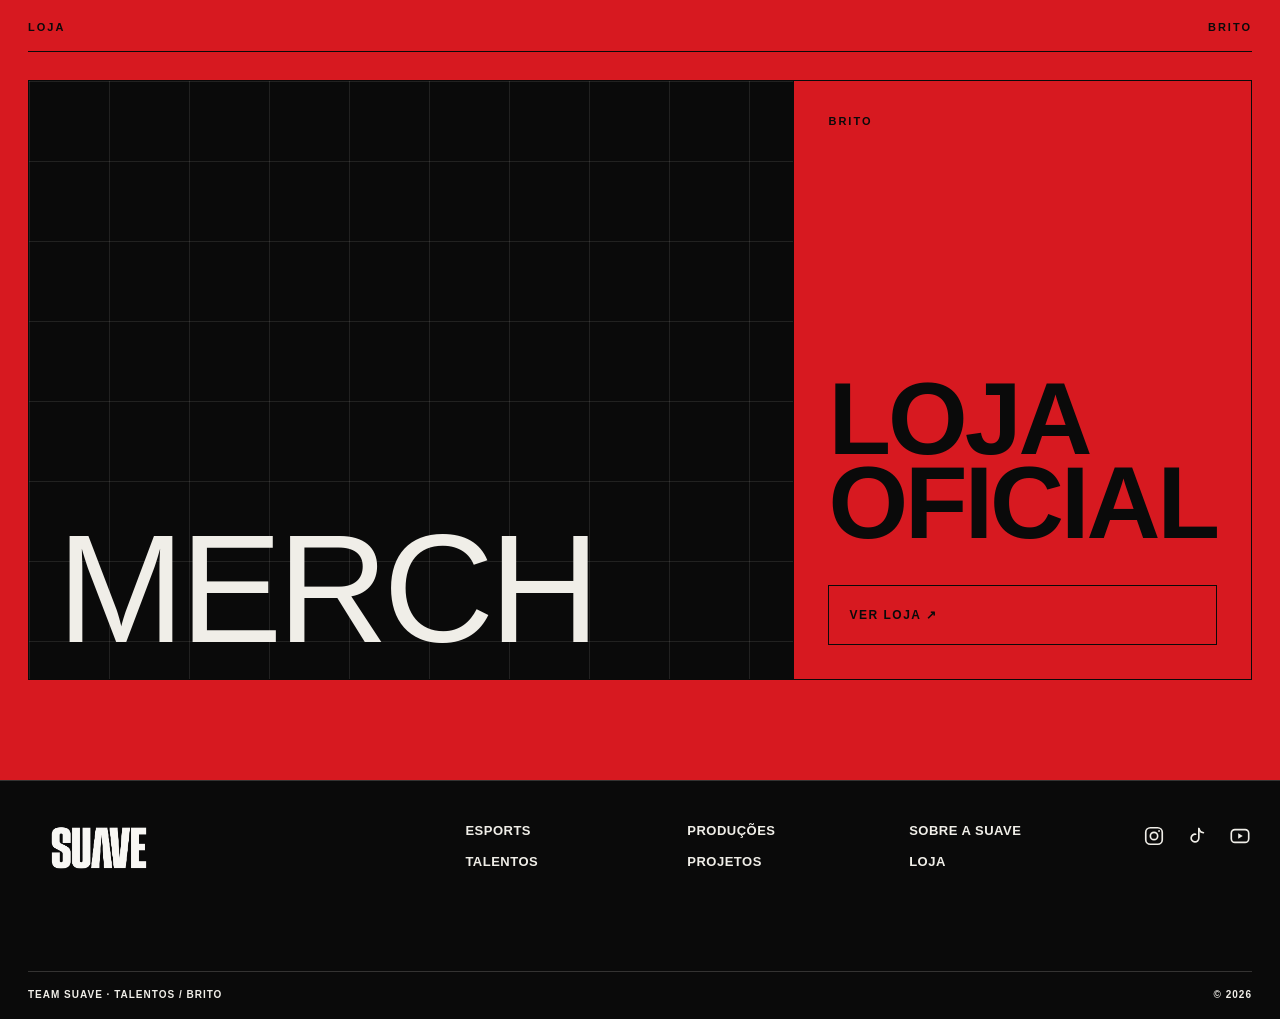
<file: brito.html>
<!DOCTYPE html>
<html lang="pt-PT">

<head>
    <meta charset="UTF-8">
    <meta name="viewport" content="width=device-width, initial-scale=1.0">

    <title>BRITO — TEAM SUAVE</title>

    <link rel="stylesheet" href="style.css">
</head>

<body class="talent-page">

    <!-- CURSOR -->
    <div class="cursor"></div>


    <!-- =====================================================
         HEADER
    ====================================================== -->

    <header class="header">

        <a href="index.html" class="brand">
            <img
                src="logo-teamsuave.png"
                alt="TEAM SUAVE"
            >
        </a>

        <nav class="nav">

            <a href="esports.html">
                ESPORTS
            </a>

            <a href="talentos.html">
                TALENTOS
            </a>

            <a href="index.html#prod">
                PRODUÇÕES
            </a>

            <a href="index.html#projetos">
                PROJETOS
            </a>

        </nav>

        <a href="index.html" class="header-mark">
            <img
                src="simbolo-suave.png"
                alt="Símbolo SUAVE"
            >
        </a>

    </header>


    <main>


         <!-- =================================================
             PERFIL
        ================================================== -->

        <section class="talent-profile">

            <div class="talent-profile-grid">


                <!-- FOTO -->

                <div class="talent-photo">

                    <img
                        src="britofoto.jpg"
                        alt="BRITO"
                        class="talent-photo-image"
                    >

                </div>


                <!-- INFORMAÇÃO -->

                <div class="talent-info">

                    <span class="talent-role">
                        CREATOR / STREAMER
                    </span>

                    <h1>
                        BRITO
                    </h1>


                    <div class="talent-bio">

                        <p>
                            <strong>Miguel Villa de Brito (BRITO)</strong> é criador de conteúdos,
                            Twitch Partner e produtor de projetos nas áreas do entretenimento,
                            desporto e cultura.
                        </p>

                        <p>
                            É criador do <strong>Produto Nacional</strong> e do
                            <strong>Portugolito</strong>, tendo também experiência na produção e
                            organização de eventos e espetáculos, incluindo como Road Manager de
                            <strong>Fernando Alvim</strong> e <strong>Ary Rafeiro</strong>.
                            </p>

                        <p>
                            Com formação na área da <strong>Educação Física e Desporto</strong>,
                            passou pelo ensino, voleibol e futebol antes de se dedicar à criação
                            de conteúdos e ao desenvolvimento dos seus próprios projetos.
                        </p>
                </div>


                    <!-- REDES -->

                    <div class="talent-socials">

                        <a
                            href="https://www.twitch.tv/brito"
                            target="_blank"
                            rel="noopener noreferrer"
                        >
                            TWITCH ↗
                        </a>

                        <a
                            href="https://www.youtube.com/@britopn"
                            target="_blank"
                            rel="noopener noreferrer"
                        >
                            YOUTUBE ↗
                        </a>

                        <a
                            href="https://www.instagram.com/miguelvilladebrito/"
                            target="_blank"
                            rel="noopener noreferrer"
                        >
                            INSTAGRAM ↗
                        </a>

                        <a
                            href="https://www.tiktok.com/@britopn"
                            target="_blank"
                            rel="noopener noreferrer"
                        >
                            TIKTOK ↗
                        </a>

                    </div>

                </div>

            </div>

        </section>


         <!-- =================================================
             PROJETOS
        ================================================== -->

        <section class="talent-projects">

            <div class="talent-section-heading">

                <span>
                    PROJETOS
                </span>

                <span>
                    02
                </span>

            </div>


            <div class="talent-project-grid">


                <!-- PRODUTO NACIONAL -->

                <a
                    href="#"
                    class="talent-project-card"
                >

                    <div class="talent-project-image talent-project-pn">

                        <span>
                            PRODUTO NACIONAL
                        </span>

                    </div>

                    <div class="talent-project-meta">

                        <span>
                            PODCAST
                        </span>

                        <span>
                            VER PROJETO ↗
                        </span>

                    </div>

                </a>


                <!-- PORTUGOLITO -->

                <a
                    href="https://www.youtube.com/@britopn"
                    target="_blank"
                    rel="noopener noreferrer"
                    class="talent-project-card"
                >

                    <div class="talent-project-image talent-project-portugolito">

                        <img
                            src="portugolito.jfif"
                            alt="Portugolito"
                            class="talent-project-photo"
                        >

                        <div class="talent-project-photo-overlay"></div>

                        <span>
                            PORTUGOLITO
                        </span>

                    </div>

                    <div class="talent-project-meta">

                        <span>
                            FUTEBOL / YOUTUBE
                        </span>

                        <span>
                            VER NO YOUTUBE ↗
                        </span>

                    </div>

                </a>


            </div>

        </section>

        <!-- =================================================
             LOJA
        ================================================== -->

        <section class="talent-store">

            <div class="talent-section-heading">

                <span>
                    LOJA
                </span>

                <span>
                    BRITO
                </span>

            </div>


            <div class="talent-store-content">


                <!-- VISUAL -->

                <div class="talent-store-visual">

                    <span>
                        MERCH
                    </span>

                </div>


                <!-- INFORMAÇÃO -->

                <div class="talent-store-info">

                    <span>
                        BRITO
                    </span>

                    <h2>
                        LOJA<br>
                        OFICIAL
                    </h2>

                    <a
                        href="https://britopn-shop.fourthwall.com/en-eur"
                        target="_blank"
                        rel="noopener noreferrer"
                        class="talent-store-button"
                    >
                        VER LOJA ↗
                    </a>

                </div>

            </div>

        </section>

         <!-- =================================================
             FOOTER
        ================================================== -->

        <footer class="footer footer-compact">

            <div class="footer-main">


                <!-- LOGO -->

                <a
                    href="index.html"
                    class="footer-logo"
                    aria-label="TEAM SUAVE"
                >
                    <img
                        src="logo-teamsuave.png"
                        alt="TEAM SUAVE"
                    >
                </a>


                <!-- NAVEGAÇÃO -->

                <nav class="footer-nav">

                    <div class="footer-nav-column">

                        <a href="esports.html">
                            ESPORTS
                        </a>

                        <a href="talentos.html">
                            TALENTOS
                        </a>

                    </div>


                    <div class="footer-nav-column">

                        <a href="index.html#prod">
                            PRODUÇÕES
                        </a>

                        <a href="index.html#projetos">
                            PROJETOS
                        </a>

                    </div>


                    <div class="footer-nav-column">

                        <a href="#">
                            SOBRE A SUAVE
                        </a>

                        <a
                            href="https://britopn-shop.fourthwall.com/en-eur"
                            target="_blank"
                            rel="noopener noreferrer"
                        >
                            LOJA
                        </a>

                    </div>

                </nav>


                <!-- REDES -->

                <div class="footer-socials">


                    <!-- INSTAGRAM -->

                    <a
                        href="https://www.instagram.com/miguelvilladebrito/"
                        target="_blank"
                        rel="noopener noreferrer"
                        aria-label="Instagram"
                        title="Instagram"
                    >
                        <svg
                            viewBox="0 0 24 24"
                            aria-hidden="true"
                        >

                            <rect
                                x="3"
                                y="3"
                                width="18"
                                height="18"
                                rx="5"
                            ></rect>

                            <circle
                                cx="12"
                                cy="12"
                                r="4"
                            ></circle>

                            <circle
                                cx="17.5"
                                cy="6.5"
                                r="1"
                                class="social-fill"
                            ></circle>

                        </svg>
                    </a>


                    <!-- TIKTOK -->

                    <a
                        href="https://www.tiktok.com/@britopn"
                        target="_blank"
                        rel="noopener noreferrer"
                        aria-label="TikTok"
                        title="TikTok"
                    >
                        <svg
                            viewBox="0 0 24 24"
                            aria-hidden="true"
                        >

                            <path
                                d="M14 4v10.2a4.2 4.2 0 1 1-3.5-4.1"
                            ></path>

                            <path
                                d="M14 4c.7 2.5 2.2 4 5 4.4"
                            ></path>

                        </svg>
                    </a>


                    <!-- YOUTUBE -->

                    <a
                        href="https://www.youtube.com/@britopn"
                        target="_blank"
                        rel="noopener noreferrer"
                        aria-label="YouTube"
                        title="YouTube"
                    >
                        <svg
                            viewBox="0 0 24 24"
                            aria-hidden="true"
                        >

                            <rect
                                x="2.5"
                                y="5"
                                width="19"
                                height="14"
                                rx="4"
                            ></rect>

                            <path
                                d="M10 9l5 3-5 3z"
                                class="social-fill"
                            ></path>

                        </svg>
                    </a>

                </div>

            </div>


            <!-- BARRA INFERIOR -->

            <div class="footer-bottom">

                <span>
                    TEAM SUAVE · TALENTOS / BRITO
                </span>

                <span>
                    © <span id="year"></span>
                </span>

            </div>

        </footer>


    </main>


    <script src="app.js"></script>

</body>

</html>
</file>
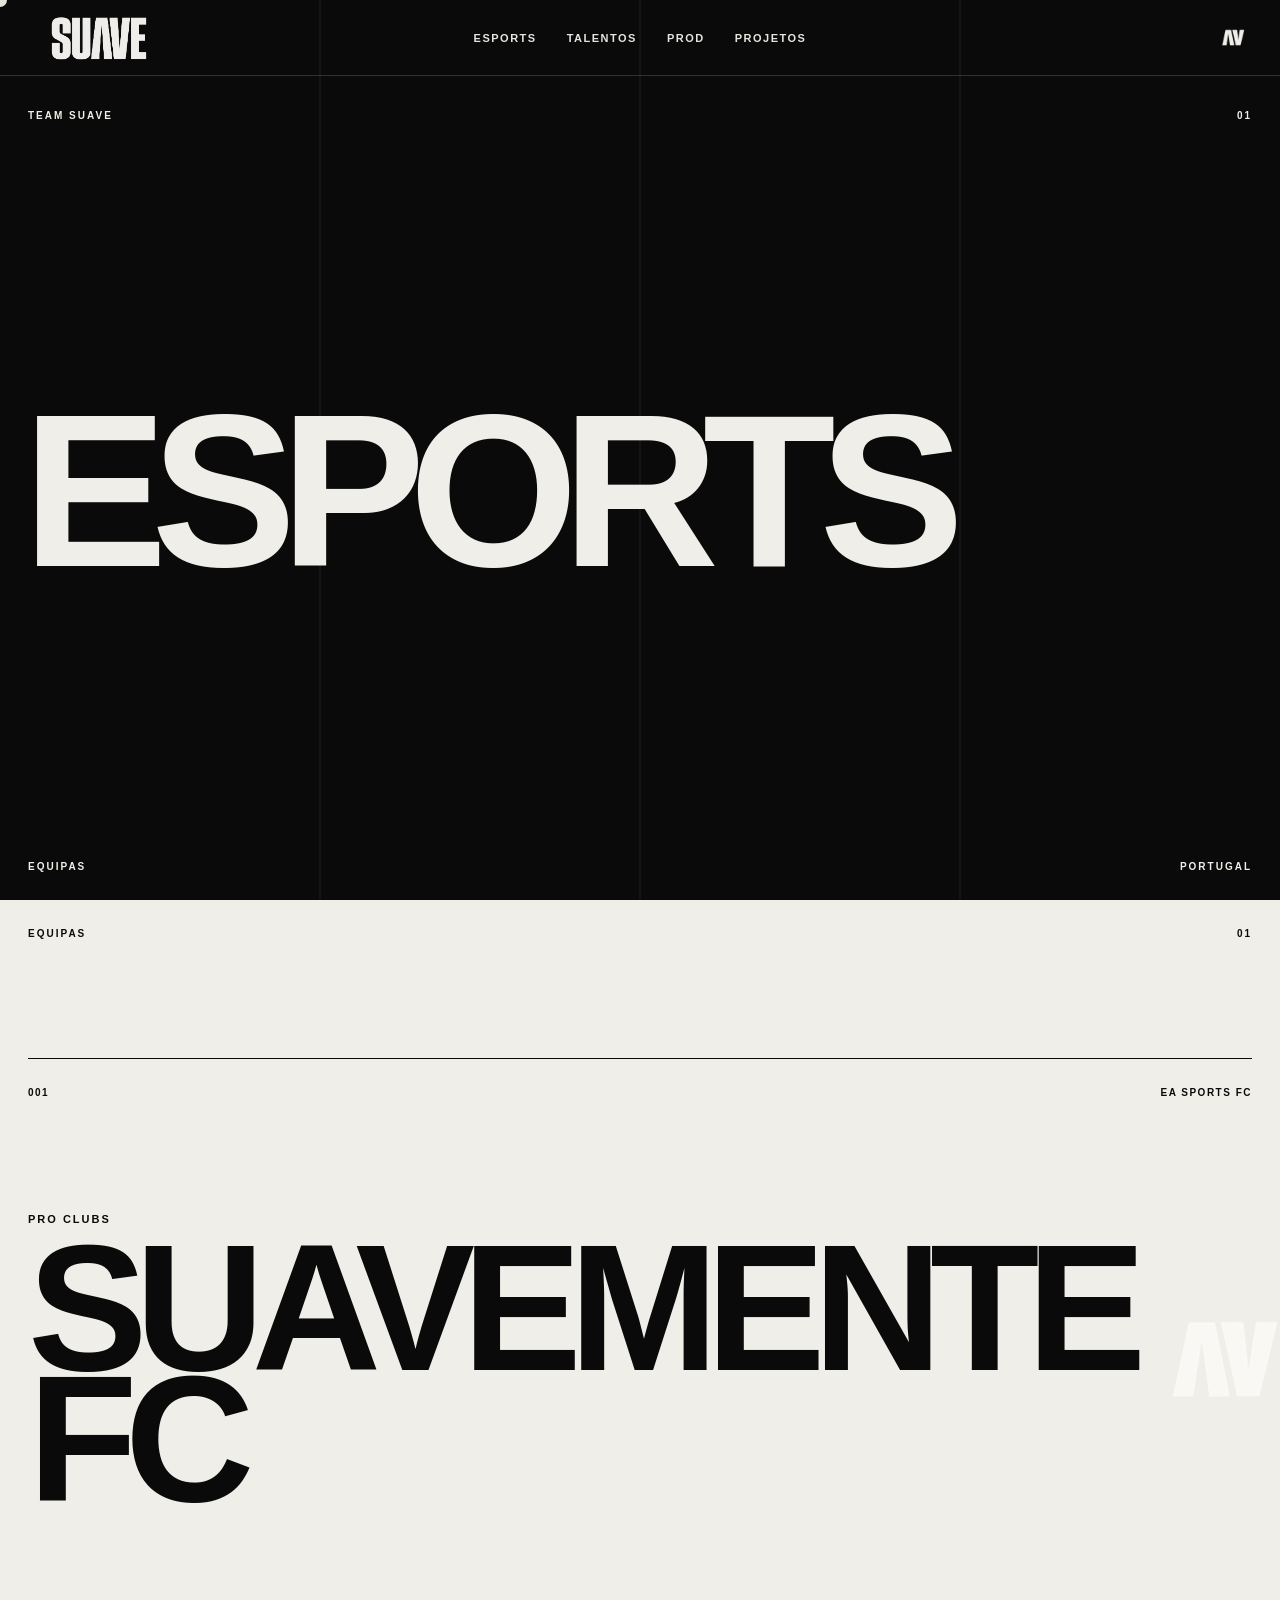
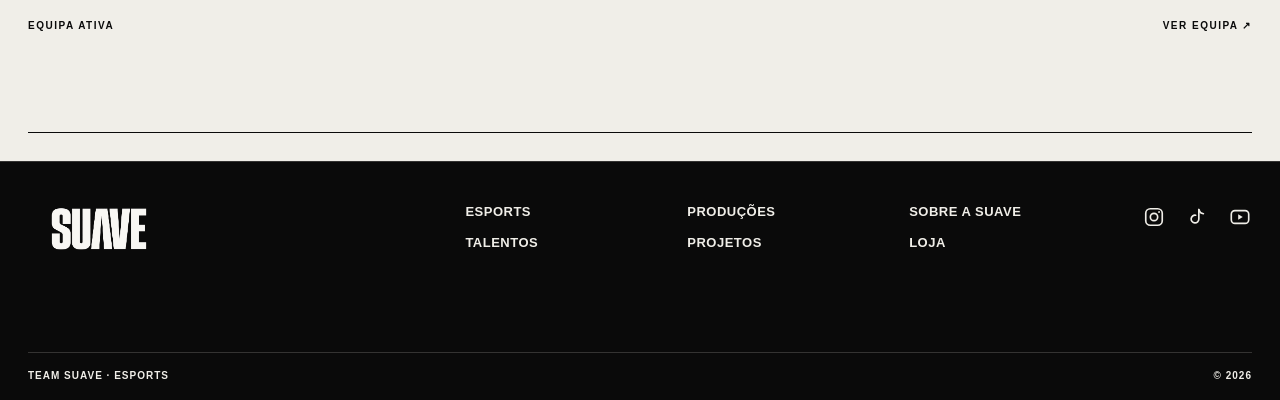
<file: esports.html>
<!DOCTYPE html>
<html lang="pt-PT">

<head>
    <meta charset="UTF-8">
    <meta name="viewport" content="width=device-width, initial-scale=1.0">

    <title>SUAVE ESPORTS — TEAM SUAVE</title>

    <link rel="stylesheet" href="style.css">
</head>

<body class="esports-page">

    <!-- CURSOR -->
    <div class="cursor"></div>


    <!-- =====================================================
         HEADER
    ====================================================== -->

    <header class="header">

        <a href="index.html" class="brand">
            <img
                src="logo-teamsuave.png"
                alt="TEAM SUAVE"
            >
        </a>

        <nav class="nav">

            <a href="esports.html">
                ESPORTS
            </a>

            <a href="index.html#talentos">
                TALENTOS
            </a>

            <a href="index.html#prod">
                PROD
            </a>

            <a href="index.html#projetos">
                PROJETOS
            </a>

        </nav>

        <a href="index.html" class="header-mark">

            <img
                src="simbolo-suave.png"
                alt="Símbolo SUAVE"
            >

        </a>

    </header>


    <main>


        <!-- =================================================
             HERO ESPORTS
        ================================================== -->

        <section class="esports-hero">

            <div class="hero-grid"></div>

            <div class="esports-kicker">

                <span>
                    TEAM SUAVE
                </span>

                <span>
                    01
                </span>

            </div>


            <h1 class="esports-title">
                ESPORTS
            </h1>


            <div class="esports-hero-bottom">

                <span>
                    EQUIPAS
                </span>

                <span>
                    PORTUGAL
                </span>

            </div>

        </section>


        <!-- =================================================
             EQUIPAS
        ================================================== -->

        <section class="teams-section">

            <div class="teams-heading">

                <span>
                    EQUIPAS
                </span>

                <span>
                    01
                </span>

            </div>


            <!-- EA SPORTS FC -->

            <a
                href="https://britopn.github.io/suave-esports/"
                class="team-card"
            >

                <div class="team-card-top">

                    <span>
                        001
                    </span>

                    <span>
                        EA SPORTS FC
                    </span>

                </div>


                <div class="team-card-main">

                    <div class="team-name">

                        <span class="team-small">
                            PRO CLUBS
                        </span>

                        <h2>
                            SUAVEMENTE<br>FC
                        </h2>

                    </div>


                    <div class="team-symbol">

                        <img
                            src="simbolo-suave.png"
                            alt="SUAVE"
                        >

                    </div>

                </div>


                <div class="team-card-bottom">

                    <span>
                        EQUIPA ATIVA
                    </span>

                    <span class="team-open">
                        VER EQUIPA ↗
                    </span>

                </div>

            </a>

        </section>


         <!-- =================================================
             FOOTER
        ================================================== -->

        <footer class="footer footer-compact">

            <div class="footer-main">

                <!-- LOGO -->

                <a
                    href="index.html"
                    class="footer-logo"
                    aria-label="TEAM SUAVE"
                >
                    <img
                        src="logo-teamsuave.png"
                        alt="TEAM SUAVE"
                    >
                </a>


                <!-- NAVEGAÇÃO -->

                <nav class="footer-nav">

    <div class="footer-nav-column">

        <a href="esports.html">
            ESPORTS
        </a>

        <a href="index.html#talentos">
            TALENTOS
        </a>

    </div>


    <div class="footer-nav-column">

        <a href="index.html#prod">
            PRODUÇÕES
        </a>

        <a href="index.html#projetos">
            PROJETOS
        </a>

    </div>


    <div class="footer-nav-column">

        <a href="#">
            SOBRE A SUAVE
        </a>

        <a href="#">
            LOJA
        </a>

    </div>

</nav>


                <!-- REDES SOCIAIS -->

                <div class="footer-socials">

                    <!-- INSTAGRAM -->

                    <a
                        href="#"
                        aria-label="Instagram"
                        title="Instagram"
                    >
                        <svg
                            viewBox="0 0 24 24"
                            aria-hidden="true"
                        >
                            <rect
                                x="3"
                                y="3"
                                width="18"
                                height="18"
                                rx="5"
                            ></rect>

                            <circle
                                cx="12"
                                cy="12"
                                r="4"
                            ></circle>

                            <circle
                                cx="17.5"
                                cy="6.5"
                                r="1"
                                class="social-fill"
                            ></circle>
                        </svg>
                    </a>


                    <!-- TIKTOK -->

                    <a
                        href="#"
                        aria-label="TikTok"
                        title="TikTok"
                    >
                        <svg
                            viewBox="0 0 24 24"
                            aria-hidden="true"
                        >
                            <path
                                d="M14 4v10.2a4.2 4.2 0 1 1-3.5-4.1"
                            ></path>

                            <path
                                d="M14 4c.7 2.5 2.2 4 5 4.4"
                            ></path>
                        </svg>
                    </a>


                    <!-- YOUTUBE -->

                    <a
                        href="#"
                        aria-label="YouTube"
                        title="YouTube"
                    >
                        <svg
                            viewBox="0 0 24 24"
                            aria-hidden="true"
                        >
                            <rect
                                x="2.5"
                                y="5"
                                width="19"
                                height="14"
                                rx="4"
                            ></rect>

                            <path
                                d="M10 9l5 3-5 3z"
                                class="social-fill"
                            ></path>
                        </svg>
                    </a>

                </div>

            </div>


            <!-- BARRA INFERIOR -->

            <div class="footer-bottom">

                <span>
                    TEAM SUAVE · ESPORTS
                </span>

                <span>
                    © <span id="year"></span>
                </span>

            </div>

        </footer>


    </main>


    <script src="app.js"></script>

</body>

</html>
</file>
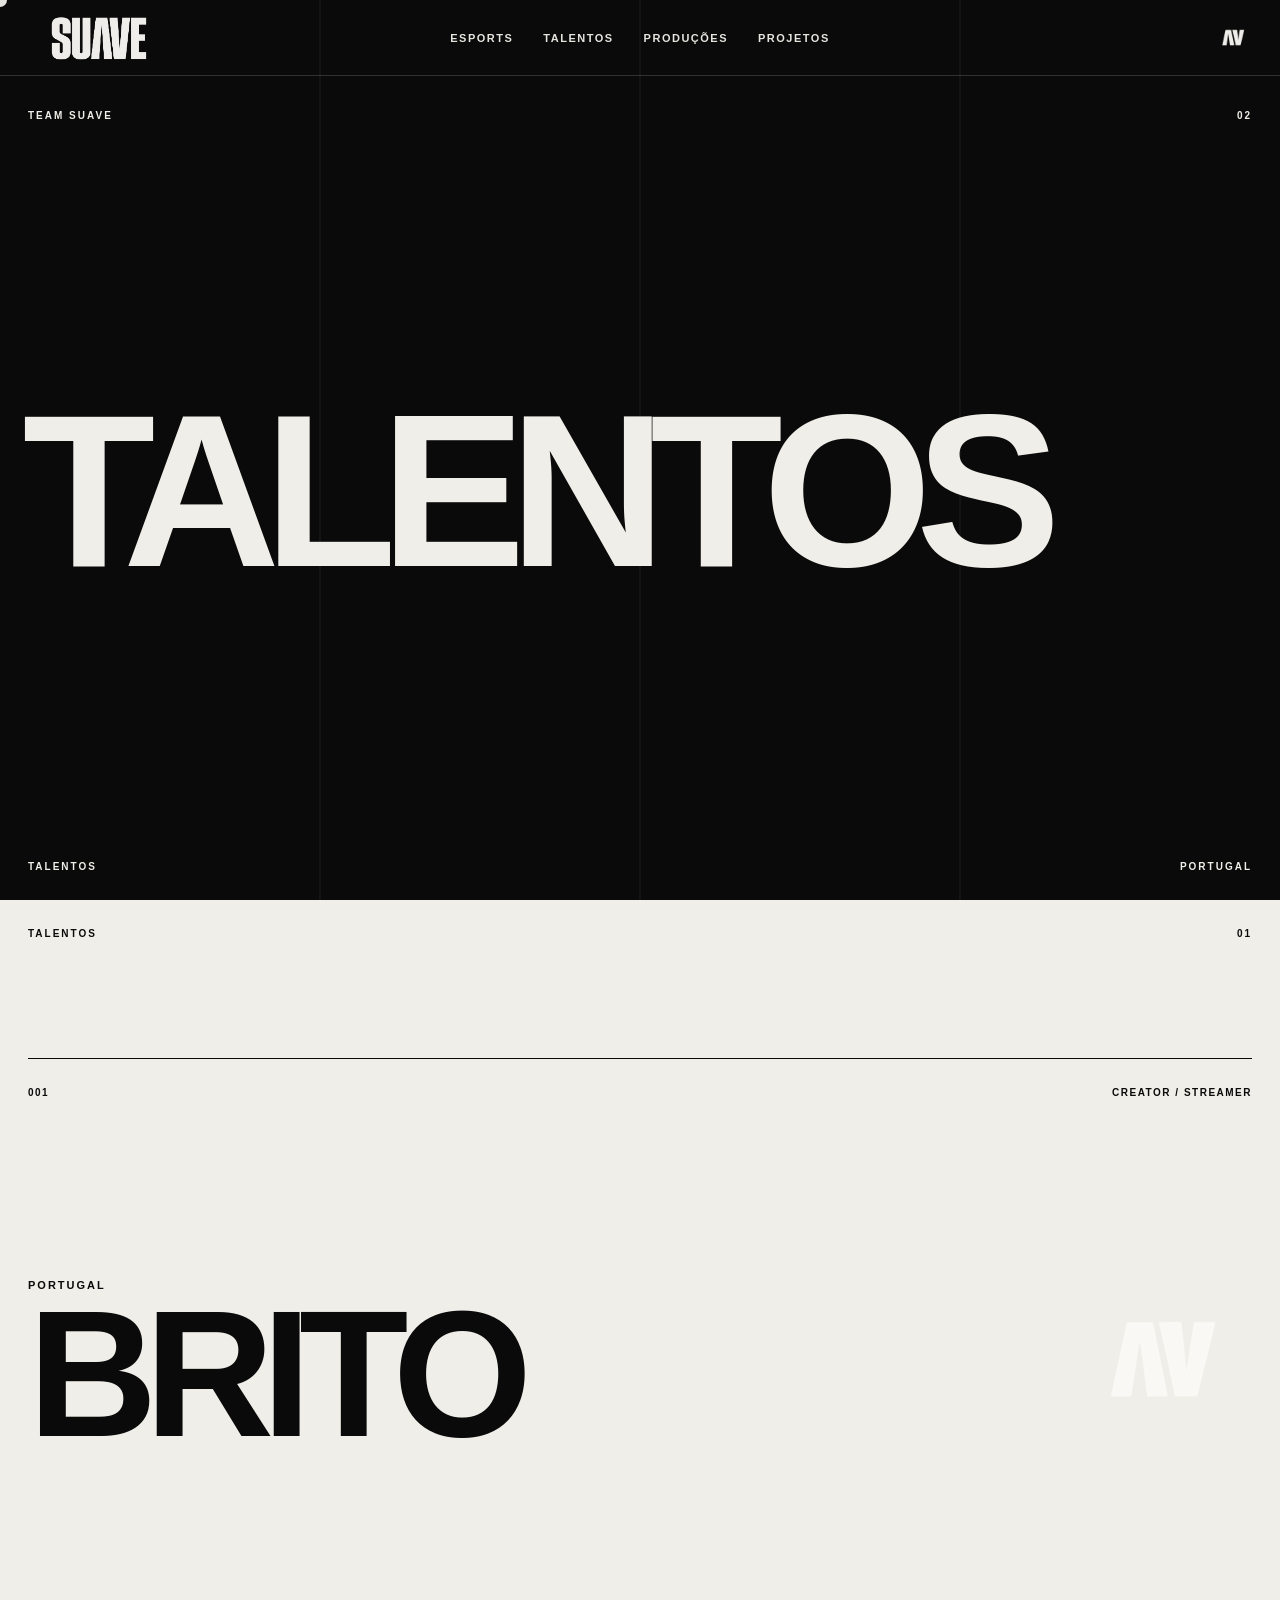
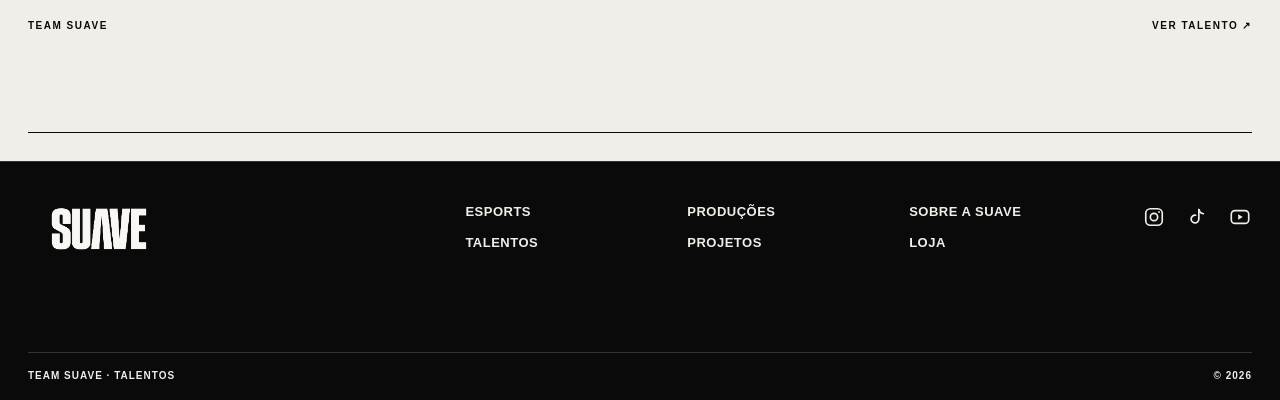
<file: talentos.html>
<!DOCTYPE html>
<html lang="pt-PT">

<head>
    <meta charset="UTF-8">
    <meta name="viewport" content="width=device-width, initial-scale=1.0">

    <title>TEAM SUAVE — TALENTOS</title>

    <link rel="stylesheet" href="style.css">
</head>

<body class="esports-page">

    <!-- CURSOR -->
    <div class="cursor"></div>


    <!-- =====================================================
         HEADER
    ====================================================== -->

    <header class="header">

        <a href="index.html" class="brand">
            <img
                src="logo-teamsuave.png"
                alt="TEAM SUAVE"
            >
        </a>

        <nav class="nav">

            <a href="esports.html">
                ESPORTS
            </a>

            <a href="talentos.html">
                TALENTOS
            </a>

            <a href="index.html#prod">
                PRODUÇÕES
            </a>

            <a href="index.html#projetos">
                PROJETOS
            </a>

        </nav>

        <a href="index.html" class="header-mark">

            <img
                src="simbolo-suave.png"
                alt="Símbolo SUAVE"
            >

        </a>

    </header>


    <main>


        <!-- =================================================
             HERO TALENTOS
        ================================================== -->

        <section class="esports-hero">

            <div class="hero-grid"></div>

            <div class="esports-kicker">

                <span>
                    TEAM SUAVE
                </span>

                <span>
                    02
                </span>

            </div>


            <h1 class="esports-title">
                TALENTOS
            </h1>


            <div class="esports-hero-bottom">

                <span>
                    TALENTOS
                </span>

                <span>
                    PORTUGAL
                </span>

            </div>

        </section>


        <!-- =================================================
             TALENTOS
        ================================================== -->

        <section class="teams-section">

            <div class="teams-heading">

                <span>
                    TALENTOS
                </span>

                <span>
                    01
                </span>

            </div>


            <!-- BRITO -->

            <a
                href="brito.html"
                class="team-card"
            >

                <div class="team-card-top">

                    <span>
                        001
                    </span>

                    <span>
                        CREATOR / STREAMER
                    </span>

                </div>


                <div class="team-card-main">

                    <div class="team-name">

                        <span class="team-small">
                            PORTUGAL
                        </span>

                        <h2>
                            BRITO
                        </h2>

                    </div>


                    <div class="team-symbol">

                        <img
                            src="simbolo-suave.png"
                            alt="SUAVE"
                        >

                    </div>

                </div>


                <div class="team-card-bottom">

                    <span>
                        TEAM SUAVE
                    </span>

                    <span class="team-open">
                        VER TALENTO ↗
                    </span>

                </div>

            </a>

        </section>


        <!-- =================================================
             FOOTER
        ================================================== -->

        <footer class="footer footer-compact">

            <div class="footer-main">


                <!-- LOGO -->

                <a
                    href="index.html"
                    class="footer-logo"
                    aria-label="TEAM SUAVE"
                >
                    <img
                        src="logo-teamsuave.png"
                        alt="TEAM SUAVE"
                    >
                </a>


                <!-- NAVEGAÇÃO -->

                <nav class="footer-nav">


                    <div class="footer-nav-column">

                        <a href="esports.html">
                            ESPORTS
                        </a>

                        <a href="talentos.html">
                            TALENTOS
                        </a>

                    </div>


                    <div class="footer-nav-column">

                        <a href="index.html#prod">
                            PRODUÇÕES
                        </a>

                        <a href="index.html#projetos">
                            PROJETOS
                        </a>

                    </div>


                    <div class="footer-nav-column">

                        <a href="#">
                            SOBRE A SUAVE
                        </a>

                        <a
                            href="https://britopn-shop.fourthwall.com/en-eur"
                            target="_blank"
                            rel="noopener noreferrer"
                        >
                            LOJA
                        </a>

                    </div>


                </nav>


                <!-- REDES SOCIAIS -->

                <div class="footer-socials">


                    <!-- INSTAGRAM -->

                    <a
                        href="https://www.instagram.com/miguelvilladebrito/"
                        target="_blank"
                        rel="noopener noreferrer"
                        aria-label="Instagram"
                        title="Instagram"
                    >
                        <svg
                            viewBox="0 0 24 24"
                            aria-hidden="true"
                        >
                            <rect
                                x="3"
                                y="3"
                                width="18"
                                height="18"
                                rx="5"
                            ></rect>

                            <circle
                                cx="12"
                                cy="12"
                                r="4"
                            ></circle>

                            <circle
                                cx="17.5"
                                cy="6.5"
                                r="1"
                                class="social-fill"
                            ></circle>
                        </svg>
                    </a>


                    <!-- TIKTOK -->

                    <a
                        href="https://www.tiktok.com/@britopn"
                        target="_blank"
                        rel="noopener noreferrer"
                        aria-label="TikTok"
                        title="TikTok"
                    >
                        <svg
                            viewBox="0 0 24 24"
                            aria-hidden="true"
                        >
                            <path
                                d="M14 4v10.2a4.2 4.2 0 1 1-3.5-4.1"
                            ></path>

                            <path
                                d="M14 4c.7 2.5 2.2 4 5 4.4"
                            ></path>
                        </svg>
                    </a>


                    <!-- YOUTUBE -->

                    <a
                        href="https://www.youtube.com/@britopn"
                        target="_blank"
                        rel="noopener noreferrer"
                        aria-label="YouTube"
                        title="YouTube"
                    >
                        <svg
                            viewBox="0 0 24 24"
                            aria-hidden="true"
                        >
                            <rect
                                x="2.5"
                                y="5"
                                width="19"
                                height="14"
                                rx="4"
                            ></rect>

                            <path
                                d="M10 9l5 3-5 3z"
                                class="social-fill"
                            ></path>
                        </svg>
                    </a>


                </div>

            </div>


            <!-- BARRA INFERIOR -->

            <div class="footer-bottom">

                <span>
                    TEAM SUAVE · TALENTOS
                </span>

                <span>
                    © <span id="year"></span>
                </span>

            </div>

        </footer>


    </main>


    <script src="app.js"></script>

</body>

</html>
</file>
<file: style.css>
/* =========================================================
   RESET
========================================================= */

* {
    margin: 0;
    padding: 0;
    box-sizing: border-box;
}

html {
    scroll-behavior: smooth;
}

body {
    background: #0a0a0a;
    color: #f0eee8;

    font-family:
        "Arial Narrow",
        "Helvetica Neue",
        Arial,
        sans-serif;

    overflow-x: hidden;
}

a {
    color: inherit;
    text-decoration: none;
}


/* =========================================================
   VARIABLES
========================================================= */

:root {
    --black: #0a0a0a;
    --white: #f0eee8;
    --red: #e1261c;
    --line: rgba(240, 238, 232, 0.18);
}


/* =========================================================
   CURSOR
========================================================= */

.cursor {
    position: fixed;

    width: 14px;
    height: 14px;

    border-radius: 50%;

    background: var(--white);

    pointer-events: none;

    z-index: 9999;

    transform:
        translate(-50%, -50%);

    mix-blend-mode: difference;

    transition:
        width 0.15s ease,
        height 0.15s ease;
}

.cursor.active {
    width: 55px;
    height: 55px;
}


/* =========================================================
   HEADER
========================================================= */

.header {
    position: fixed;

    top: 0;
    left: 0;

    width: 100%;

    height: 76px;

    display: grid;

    grid-template-columns:
        1fr auto 1fr;

    align-items: center;

    padding:
        0 28px;

    border-bottom:
        1px solid var(--line);

    z-index: 1000;

    mix-blend-mode: difference;

    color: var(--white);
}

.brand {
    display: flex;
    align-items: center;
    width: fit-content;
}

.brand img {
    display: block;
    width: 145px;
    height: auto;
    object-fit: contain;
}

.nav {
    display: flex;
    gap: 30px;
}

.nav a {
    font-size: 11px;

    font-weight: 700;

    letter-spacing: 1.5px;

    transition:
        opacity 0.2s ease;
}

.nav a:hover {
    opacity: 0.5;
}

.header-mark {
    justify-self: end;

    font-size: 15px;
    font-weight: 900;

    letter-spacing: -2px;
}


/* =========================================================
   HERO
========================================================= */

.hero {
    min-height: 100vh;

    position: relative;

    display: flex;

    flex-direction: column;

    justify-content: space-between;

    padding:
        100px 28px 28px;

    overflow: hidden;
}

.hero-grid {
    position: absolute;

    inset: 0;

    pointer-events: none;

    background-image:
        linear-gradient(
            to right,
            transparent calc(25% - 1px),
            rgba(255,255,255,0.08) 25%,
            transparent calc(25% + 1px)
        ),
        linear-gradient(
            to right,
            transparent calc(50% - 1px),
            rgba(255,255,255,0.08) 50%,
            transparent calc(50% + 1px)
        ),
        linear-gradient(
            to right,
            transparent calc(75% - 1px),
            rgba(255,255,255,0.08) 75%,
            transparent calc(75% + 1px)
        );
}

.hero-top {
    position: relative;

    display: flex;

    justify-content: space-between;

    font-size: 10px;

    letter-spacing: 2px;

    font-weight: 700;
}

.hero-word {
    position: relative;

    font-size: clamp(
        130px,
        23vw,
        430px
    );

    font-weight: 900;

    line-height: 0.72;

    letter-spacing: -0.085em;

    white-space: nowrap;

    transform:
        translateX(-0.025em);
}

.hero-bottom {
    position: relative;

    display: flex;

    justify-content: space-between;

    align-items: flex-end;
}

.hero-mark {
    font-size: 48px;

    font-weight: 900;

    letter-spacing: -8px;

    line-height: 1;
}

.hero-mark span:first-child {
    display: inline-block;

    transform:
        scaleX(0.8);
}

.scroll-label {
    font-size: 10px;

    letter-spacing: 2px;

    font-weight: 700;
}


/* =========================================================
   DIVISIONS
========================================================= */

.division {
    min-height: 72vh;

    position: relative;

    display: grid;

    grid-template-columns:
        100px 1fr 100px;

    padding:
        32px 28px;

    border-top:
        1px solid currentColor;

    overflow: hidden;
}

.division-number {
    font-size: 11px;

    font-weight: 700;

    letter-spacing: 1px;
}

.division-content {
    display: flex;

    flex-direction: column;

    justify-content: space-between;
}

.division-label {
    font-size: 10px;

    letter-spacing: 2px;

    font-weight: 700;
}

.division h2 {
    font-size: clamp(
        95px,
        17vw,
        300px
    );

    line-height: 0.75;

    letter-spacing: -0.075em;

    font-weight: 900;

    transition:
        transform 0.5s cubic-bezier(.16,1,.3,1);
}

.division:hover h2 {
    transform:
        translateX(30px);
}

.division-meta {
    display: flex;

    gap: 35px;

    font-size: 11px;

    font-weight: 700;

    letter-spacing: 1.5px;
}

.division-arrow {
    justify-self: end;

    font-size: 40px;

    transition:
        transform 0.35s ease;
}

.division:hover .division-arrow {
    transform:
        rotate(45deg);
}


/* =========================================================
   DIVISION COLORS
========================================================= */

.division-dark {
    background:
        var(--black);

    color:
        var(--white);
}

.division-light {
    background:
        var(--white);

    color:
        var(--black);
}

.division-red {
    background:
        var(--red);

    color:
        var(--black);
}


/* =========================================================
   PROJECTS
========================================================= */

.projects {
    background:
        var(--white);

    color:
        var(--black);

    padding:
        28px;
}

.projects-header {
    display: flex;

    justify-content: space-between;

    padding-bottom:
        80px;

    font-size: 11px;

    font-weight: 700;

    letter-spacing: 1.5px;
}

.project {
    min-height: 220px;

    display: grid;

    grid-template-columns:
        100px 1fr auto;

    align-items: center;

    border-top:
        1px solid var(--black);

    transition:
        background 0.25s ease,
        color 0.25s ease,
        padding 0.35s ease;
}

.project:last-child {
    border-bottom:
        1px solid var(--black);
}

.project:hover {
    background:
        var(--black);

    color:
        var(--white);

    padding:
        0 25px;
}

.project-number {
    font-size: 10px;

    font-weight: 700;
}

.project h3 {
    font-size: clamp(
        45px,
        8vw,
        140px
    );

    font-weight: 900;

    letter-spacing: -0.06em;

    line-height: 0.9;
}

.project-arrow {
    font-size: 36px;
}


/* =========================================================
   FOOTER
========================================================= */

.footer {
    min-height: 70vh;

    display: flex;

    flex-direction: column;

    justify-content: flex-end;

    padding:
        28px;

    background:
        var(--black);

    overflow: hidden;
}

.footer-word {
    font-size: clamp(
        130px,
        23vw,
        430px
    );

    font-weight: 900;

    line-height: 0.72;

    letter-spacing: -0.085em;

    transform:
        translateX(-0.025em);
}

.footer-bottom {
    display: flex;

    justify-content: space-between;

    margin-top:
        70px;

    padding-top:
        18px;

    border-top:
        1px solid var(--line);

    font-size: 10px;

    font-weight: 700;

    letter-spacing: 1.5px;
}


/* =========================================================
   ENTRY ANIMATION
========================================================= */

.hero-word,
.hero-top,
.hero-bottom {
    opacity: 0;

    transform:
        translateY(35px);

    transition:
        opacity 0.9s ease,
        transform 0.9s cubic-bezier(.16,1,.3,1);
}

body.loaded .hero-word,
body.loaded .hero-top,
body.loaded .hero-bottom {
    opacity: 1;

    transform:
        translateY(0);
}

body.loaded .hero-word {
    transform:
        translateX(-0.025em)
        translateY(0);
}


/* =========================================================
   MOBILE
========================================================= */

@media (
    max-width: 800px
) {

    .header {
        grid-template-columns:
            1fr auto;

        padding:
            0 18px;

        height:
            65px;
    }

    .nav {
        display: none;
    }

    .hero {
        padding:
            90px 18px 18px;
    }

    .hero-word {
        font-size:
            27vw;
    }

    .division {
        min-height:
            55vh;

        grid-template-columns:
            45px 1fr 40px;

        padding:
            22px 18px;
    }

    .division h2 {
        font-size:
            20vw;
    }

    .division-meta {
        flex-direction:
            column;

        gap:
            5px;
    }

    .projects {
        padding:
            18px;
    }

    .project {
        grid-template-columns:
            45px 1fr 35px;

        min-height:
            150px;
    }

    .project h3 {
        font-size:
            11vw;
    }

    .footer {
        min-height:
            50vh;

        padding:
            18px;
    }

    .footer-word {
        font-size:
            27vw;
    }

}

/* =========================================================
   LOGOS REAIS
========================================================= */

.header-mark {
    display: flex;
    align-items: center;
    justify-content: flex-end;
}

.header-mark img {
    width: 38px;
    height: 38px;
    object-fit: contain;
}


.hero-word {
    width: 100%;
    display: flex;
    align-items: center;
}

.hero-word img {
    display: block;
    width: 79%;
    max-height: 42vh;
    object-fit: contain;
    object-position: left center;
}


.hero-mark {
    display: flex;
    align-items: center;
}

.hero-mark img {
    display: block;
    width: 75px;
    height: 75px;
    object-fit: contain;
}


.footer-word {
    width: 100%;
}

.footer-word img {
    display: block;
    width: 100%;
    max-height: 42vh;
    object-fit: contain;
    object-position: left bottom;
}

/* =========================================================
   ESPORTS PAGE
========================================================= */

.esports-page {
    background: var(--black);
}


/* HERO */

.esports-hero {
    position: relative;

    min-height: 100vh;

    display: flex;
    flex-direction: column;
    justify-content: space-between;

    padding:
        110px 28px 28px;

    overflow: hidden;

    background:
        var(--black);

    color:
        var(--white);
}

.esports-kicker,
.esports-hero-bottom {
    position: relative;

    display: flex;
    justify-content: space-between;

    font-size: 10px;
    font-weight: 700;

    letter-spacing: 2px;

    z-index: 2;
}

.esports-title {
    position: relative;

    font-size: clamp(
        110px,
        21vw,
        390px
    );

    line-height: 0.72;

    letter-spacing: -0.075em;

    font-weight: 900;

    transform:
        translateX(-0.025em);

    z-index: 2;
}


/* =========================================================
   TEAMS
========================================================= */

.teams-section {
    background:
        var(--white);

    color:
        var(--black);

    padding:
        28px;
}

.teams-heading {
    min-height: 130px;

    display: flex;
    justify-content: space-between;

    align-items: flex-start;

    font-size: 10px;
    font-weight: 700;

    letter-spacing: 2px;
}


/* =========================================================
   TEAM CARD
========================================================= */

.team-card {
    display: block;

    min-height: 75vh;

    padding:
        28px 0;

    border-top:
        1px solid var(--black);

    border-bottom:
        1px solid var(--black);

    transition:
        background 0.35s ease,
        color 0.35s ease,
        padding 0.45s cubic-bezier(.16,1,.3,1);
}

.team-card:hover {
    background:
        var(--black);

    color:
        var(--white);

    padding:
        28px 35px;
}


.team-card-top,
.team-card-bottom {
    display: flex;

    justify-content: space-between;

    font-size: 10px;

    font-weight: 700;

    letter-spacing: 1.5px;
}


.team-card-main {
    min-height: 58vh;

    display: grid;

    grid-template-columns:
        1fr auto;

    align-items: center;
}


.team-name {
    display: flex;

    flex-direction: column;

    gap: 18px;
}

.team-small {
    font-size: 11px;

    font-weight: 700;

    letter-spacing: 2px;
}

.team-name h2 {
    font-size: clamp(
        80px,
        14vw,
        250px
    );

    line-height: 0.73;

    letter-spacing: -0.07em;

    font-weight: 900;
}


.team-symbol {
    width: 180px;
    height: 180px;

    display: flex;

    align-items: center;
    justify-content: center;
}

.team-symbol img {
    display: block;

    width: 100%;
    height: 100%;

    object-fit: contain;

    transition:
        transform 0.5s cubic-bezier(.16,1,.3,1);
}

.team-card:hover
.team-symbol img {
    transform:
        rotate(-8deg)
        scale(1.12);
}


.team-open {
    transition:
        transform 0.3s ease;
}

.team-card:hover
.team-open {
    transform:
        translateX(8px);
}


/* =========================================================
   MOBILE — ESPORTS
========================================================= */

@media (
    max-width: 800px
) {

    .esports-hero {
        min-height:
            75vh;

        padding:
            90px 18px 18px;
    }

    .esports-title {
        font-size:
            23vw;
    }

    .teams-section {
        padding:
            18px;
    }

    .teams-heading {
        min-height:
            90px;
    }

    .team-card {
        min-height:
            60vh;
    }

    .team-card-main {
        min-height:
            45vh;

        grid-template-columns:
            1fr;
    }

    .team-name h2 {
        font-size:
            20vw;
    }

    .team-symbol {
        display:
            none;
    }

}

/* =========================================================
   FOOTER — TEAM SUAVE / COMPACT SYSTEM
========================================================= */

.footer.footer-compact {
    min-height: 0;

    display: block;

    padding: 0 28px;

    background: #0a0a0a;
    color: #f0eee8;

    overflow: visible;

    border-top:
        1px solid rgba(240, 238, 232, 0.18);
}


/* =========================================================
   ÁREA PRINCIPAL
========================================================= */

.footer-main {
    min-height: 190px;

    display: grid;

    grid-template-columns:
        1.2fr
        2fr
        auto;

    align-items: start;

    gap: 80px;

    padding:
        42px 0 38px;
}


/* =========================================================
   LOGO
========================================================= */

.footer-logo {
    display: block;

    width: fit-content;
}

.footer-logo img {
    display: block;

    width: 145px;
    height: auto;

    max-width: none;
    max-height: none;

    object-fit: contain;

    border-radius: 0;
    clip-path: none;

    transform: none;
    filter: none;
}


/* =========================================================
   NAVEGAÇÃO
========================================================= */

.footer-nav {
    display: grid;

    grid-template-columns:
        repeat(2, minmax(130px, 1fr));

    gap: 60px;

    max-width: 520px;
}


.footer-nav-column {
    display: flex;
    flex-direction: column;

    align-items: flex-start;

    gap: 16px;
}


.footer-nav a {
    font-family:
        "Arial Narrow",
        "Helvetica Neue",
        Arial,
        sans-serif;

    font-size: 13px;
    font-weight: 700;

    letter-spacing: 0.5px;

    color: #f0eee8;

    transition:
        opacity 0.2s ease;
}


.footer-nav a:hover {
    opacity: 0.5;
}


/* =========================================================
   REDES SOCIAIS
========================================================= */

.footer-socials {
    display: flex;

    align-items: center;
    justify-content: flex-end;

    gap: 18px;
}


.footer-socials a {
    width: 25px;
    height: 25px;

    display: flex;

    align-items: center;
    justify-content: center;

    color: #f0eee8;

    transition:
        opacity 0.2s ease,
        transform 0.2s ease;
}


.footer-socials a:hover {
    opacity: 0.55;

    transform:
        translateY(-2px);
}


.footer-socials svg {
    display: block;

    width: 22px;
    height: 22px;

    fill: none;

    stroke: currentColor;
    stroke-width: 1.8;

    stroke-linecap: round;
    stroke-linejoin: round;
}


.footer-socials svg .social-fill {
    fill: currentColor;
    stroke: none;
}


/* =========================================================
   BARRA INFERIOR
========================================================= */

.footer.footer-compact .footer-bottom {
    width: 100%;

    display: flex;

    align-items: center;
    justify-content: space-between;

    margin: 0;

    padding:
        17px 0 19px;

    border-top:
        1px solid rgba(240, 238, 232, 0.18);

    font-family:
        "Arial Narrow",
        "Helvetica Neue",
        Arial,
        sans-serif;

    font-size: 10px;
    font-weight: 700;

    letter-spacing: 1px;

    color: #f0eee8;
}


/* =========================================================
   MOBILE
========================================================= */

@media (max-width: 800px) {

    .footer.footer-compact {
        padding:
            0 18px;
    }


    .footer-main {
        min-height: 0;

        grid-template-columns:
            1fr;

        gap: 38px;

        padding:
            40px 0;
    }


    .footer-logo img {
        width: 125px;
    }


    .footer-nav {
        width: 100%;
        max-width: none;

        grid-template-columns:
            repeat(2, 1fr);

        gap: 30px;
    }


    .footer-socials {
        justify-content: flex-start;
    }


    .footer.footer-compact .footer-bottom {
        gap: 20px;

        font-size: 9px;
    }

}

/* =========================================================
   FOOTER — 3 COLUNAS
========================================================= */

.footer-nav {
    grid-template-columns:
        repeat(3, minmax(120px, 1fr));

    max-width: 760px;

    gap: 70px;
}

/* =========================================================
   TALENTO — PÁGINA INDIVIDUAL
   BRITO
========================================================= */

.talent-page {
    background: #0a0a0a;
    color: #f0eee8;
}


/* =========================================================
   PERFIL
========================================================= */

.talent-profile {
    position: relative;

    min-height: calc(100vh - 76px);

    padding:
        46px 28px 70px;

    background: #0a0a0a;

    border-bottom:
        1px solid rgba(240, 238, 232, 0.18);
}


.talent-profile-number {
    display: flex;

    margin-bottom: 28px;

    font-family:
        "Arial Narrow",
        "Helvetica Neue",
        Arial,
        sans-serif;

    font-size: 10px;
    font-weight: 700;

    letter-spacing: 2px;

    color: #f0eee8;
}


.talent-profile-grid {
    display: grid;

    grid-template-columns:
        minmax(280px, 0.72fr)
        minmax(500px, 1.65fr);

    gap: 70px;

    align-items: end;

    min-height: 650px;
}
/* =========================================================
   FOTO
========================================================= */

.talent-photo {
    position: relative;

    width: 100%;
    height: 650px;

    overflow: hidden;

    align-self: end;

    background: #151515;
}


.talent-photo-image {
    display: block;

    width: 100%;
    height: 100%;

    object-fit: cover;

    object-position: center center;
}


.talent-photo-placeholder {
    width: 100%;
    height: 100%;
    min-height: 620px;

    display: flex;

    align-items: center;
    justify-content: center;

    background: #151515;

    border:
        1px solid rgba(240, 238, 232, 0.18);

    font-family:
        "Arial Narrow",
        "Helvetica Neue",
        Arial,
        sans-serif;

    font-size: 12px;
    font-weight: 700;

    letter-spacing: 2px;

    color:
        rgba(240, 238, 232, 0.35);
}


/* =========================================================
   INFORMAÇÃO DO TALENTO
========================================================= */

.talent-info {
    padding-bottom: 4px;
}


.talent-role {
    display: block;

    margin-bottom: 22px;

    font-family:
        "Arial Narrow",
        "Helvetica Neue",
        Arial,
        sans-serif;

    font-size: 11px;
    font-weight: 700;

    letter-spacing: 2px;

    color: #d71920;
}


.talent-info h1 {
    margin: 0;

    font-family:
        Impact,
        Haettenschweiler,
        "Arial Narrow Bold",
        sans-serif;

    font-size:
        clamp(100px, 14vw, 230px);

    font-weight: 900;

    line-height: 0.78;

    letter-spacing: -5px;

    color: #f0eee8;
}


.talent-bio {
    max-width: 760px;

    margin-top: 55px;

    padding-top: 24px;

    border-top:
        1px solid rgba(240, 238, 232, 0.18);
}


.talent-bio p {
    max-width: 720px;

    margin:
        0 0 12px;

    font-family:
        Arial,
        Helvetica,
        sans-serif;

    font-size:
        clamp(17px, 1.3vw, 22px);

    line-height: 1.45;

    color: #f0eee8;
}


/* =========================================================
   REDES DO TALENTO
========================================================= */

.talent-socials {
    display: flex;
    flex-wrap: wrap;

    gap: 0;

    margin-top: 38px;

    border-top:
        1px solid rgba(240, 238, 232, 0.18);

    border-bottom:
        1px solid rgba(240, 238, 232, 0.18);
}


.talent-socials a {
    display: flex;

    align-items: center;
    justify-content: space-between;

    min-width: 175px;

    padding:
        18px 22px;

    border-right:
        1px solid rgba(240, 238, 232, 0.18);

    font-family:
        "Arial Narrow",
        "Helvetica Neue",
        Arial,
        sans-serif;

    font-size: 11px;
    font-weight: 700;

    letter-spacing: 1.3px;

    color: #f0eee8;

    transition:
        background 0.2s ease,
        color 0.2s ease;
}


.talent-socials a:first-child {
    border-left:
        1px solid rgba(240, 238, 232, 0.18);
}


.talent-socials a:hover {
    background: #f0eee8;
    color: #0a0a0a;
}


/* =========================================================
   CABEÇALHOS DAS SECÇÕES
========================================================= */

.talent-section-heading {
    display: flex;

    align-items: center;
    justify-content: space-between;

    padding-bottom: 18px;

    border-bottom:
        1px solid currentColor;

    font-family:
        "Arial Narrow",
        "Helvetica Neue",
        Arial,
        sans-serif;

    font-size: 11px;
    font-weight: 700;

    letter-spacing: 2px;
}


/* =========================================================
   PROJETOS
========================================================= */

.talent-projects {
    padding:
        28px 28px 90px;

    background: #f0eee8;
    color: #0a0a0a;
}


.talent-project-grid {
    display: grid;

    grid-template-columns:
        repeat(2, 1fr);

    margin-top: 28px;

    border-top:
        1px solid #0a0a0a;

    border-left:
        1px solid #0a0a0a;
}


.talent-project-card {
    display: block;

    color: #0a0a0a;

    border-right:
        1px solid #0a0a0a;

    border-bottom:
        1px solid #0a0a0a;

    overflow: hidden;
}


.talent-project-image {
    position: relative;

    min-height: 500px;

    display: flex;

    align-items: flex-end;

    padding: 28px;

    background: #d71920;

    overflow: hidden;
}


.talent-project-card:nth-child(2)
.talent-project-image {
    background: #0a0a0a;
    color: #f0eee8;
}


.talent-project-image::before {
    content: "";

    position: absolute;

    inset: 0;

    background-image:
        linear-gradient(
            rgba(240, 238, 232, 0.12) 1px,
            transparent 1px
        ),
        linear-gradient(
            90deg,
            rgba(240, 238, 232, 0.12) 1px,
            transparent 1px
        );

    background-size:
        80px 80px;

    pointer-events: none;
}


.talent-project-image span {
    position: relative;

    z-index: 1;

    font-family:
        Impact,
        Haettenschweiler,
        "Arial Narrow Bold",
        sans-serif;

    font-size:
        clamp(50px, 6vw, 100px);

    line-height: 0.86;

    letter-spacing: -2px;
}


.talent-project-meta {
    display: flex;

    align-items: center;
    justify-content: space-between;

    padding:
        20px 22px;

    background: #f0eee8;

    font-family:
        "Arial Narrow",
        "Helvetica Neue",
        Arial,
        sans-serif;

    font-size: 11px;
    font-weight: 700;

    letter-spacing: 1.3px;
}


.talent-project-card:hover
.talent-project-meta {
    background: #0a0a0a;
    color: #f0eee8;
}


/* =========================================================
   LOJA
========================================================= */

.talent-store {
    padding:
        28px 28px 100px;

    background: #d71920;
    color: #0a0a0a;
}


.talent-store-content {
    display: grid;

    grid-template-columns:
        1.55fr 0.85fr;

    min-height: 600px;

    margin-top: 28px;

    border:
        1px solid #0a0a0a;
}


.talent-store-visual {
    position: relative;

    display: flex;

    align-items: flex-end;

    padding: 28px;

    overflow: hidden;

    border-right:
        1px solid #0a0a0a;

    background: #0a0a0a;
    color: #f0eee8;
}


.talent-store-visual::before {
    content: "";

    position: absolute;

    inset: 0;

    background-image:
        linear-gradient(
            rgba(240, 238, 232, 0.1) 1px,
            transparent 1px
        ),
        linear-gradient(
            90deg,
            rgba(240, 238, 232, 0.1) 1px,
            transparent 1px
        );

    background-size:
        80px 80px;
}


.talent-store-visual span {
    position: relative;

    z-index: 1;

    font-family:
        Impact,
        Haettenschweiler,
        "Arial Narrow Bold",
        sans-serif;

    font-size:
        clamp(90px, 12vw, 210px);

    line-height: 0.8;

    letter-spacing: -5px;
}


.talent-store-info {
    display: flex;
    flex-direction: column;

    justify-content: space-between;

    padding: 34px;
}


.talent-store-info > span {
    font-family:
        "Arial Narrow",
        "Helvetica Neue",
        Arial,
        sans-serif;

    font-size: 11px;
    font-weight: 700;

    letter-spacing: 2px;
}


.talent-store-info h2 {
    margin:
        auto 0 40px;

    font-family:
        Impact,
        Haettenschweiler,
        "Arial Narrow Bold",
        sans-serif;

    font-size:
        clamp(70px, 8vw, 135px);

    line-height: 0.82;

    letter-spacing: -3px;
}


.talent-store-button {
    width: 100%;

    display: flex;

    align-items: center;
    justify-content: space-between;

    padding:
        22px 20px;

    border:
        1px solid #0a0a0a;

    font-family:
        "Arial Narrow",
        "Helvetica Neue",
        Arial,
        sans-serif;

    font-size: 12px;
    font-weight: 700;

    letter-spacing: 1.5px;

    color: #0a0a0a;

    transition:
        background 0.2s ease,
        color 0.2s ease;
}


.talent-store-button:hover {
    background: #0a0a0a;
    color: #f0eee8;
}


/* =========================================================
   MOBILE — TALENTO
========================================================= */

@media (max-width: 800px) {

    .talent-profile {
        min-height: 0;

        padding:
            30px 18px 55px;
    }


    .talent-profile-number {
        margin-bottom: 25px;
    }


    .talent-profile-grid {
        grid-template-columns:
            1fr;

        gap: 35px;

        min-height: 0;
    }


    .talent-photo-placeholder {
        min-height: 500px;
    }


    .talent-info h1 {
        font-size:
            clamp(90px, 28vw, 150px);

        letter-spacing: -3px;
    }


    .talent-bio {
        margin-top: 40px;
    }


    .talent-socials {
        display: grid;

        grid-template-columns:
            repeat(2, 1fr);
    }


    .talent-socials a {
        min-width: 0;

        border:
            1px solid rgba(240, 238, 232, 0.18);

        margin:
            -1px 0 0 -1px;
    }


    .talent-projects {
        padding:
            22px 18px 60px;
    }


    .talent-project-grid {
        grid-template-columns:
            1fr;
    }


    .talent-project-image {
        min-height: 380px;
    }


    .talent-store {
        padding:
            22px 18px 60px;
    }


    .talent-store-content {
        grid-template-columns:
            1fr;

        min-height: 0;
    }


    .talent-store-visual {
        min-height: 420px;

        border-right: 0;

        border-bottom:
            1px solid #0a0a0a;
    }


    .talent-store-info {
        min-height: 430px;

        padding: 26px;
    }

}


/* =========================================================
   FIX — PERFIL BRITO / HEADER
========================================================= */

.talent-page .talent-profile {
    padding-top: 140px !important;
}

.talent-page .talent-profile-grid {
    align-items: center !important;
}

/* =========================================================
   FIX — PORTUGOLITO PROJECT CARD
========================================================= */

.talent-project-portugolito {
    position: relative;
    overflow: hidden;
    background: #0a0a0a;
}


/* FOTO PREENCHE O RETÂNGULO TODO */

.talent-project-portugolito .talent-project-photo {
    position: absolute;

    top: 0;
    left: 0;

    width: 100%;
    height: 100%;

    object-fit: cover;
    object-position: center;

    display: block;

    z-index: 1;
}


/* ESCURECIMENTO LIGEIRO PARA O TEXTO LER BEM */

.talent-project-portugolito .talent-project-photo-overlay {
    position: absolute;

    inset: 0;

    background:
        linear-gradient(
            to top,
            rgba(0, 0, 0, 0.60) 0%,
            rgba(0, 0, 0, 0.10) 55%,
            rgba(0, 0, 0, 0.05) 100%
        );

    z-index: 2;

    pointer-events: none;
}


/* PORTUGOLITO POR CIMA DA FOTO */

.talent-project-portugolito > span {
    position: absolute;

    left: 28px;
    bottom: 28px;

    z-index: 3;

    margin: 0;

    color: #f0eee8;

    font-family:
        Impact,
        Haettenschweiler,
        "Arial Narrow Bold",
        sans-serif;

    font-size:
        clamp(50px, 6vw, 100px);

    line-height: 0.86;

    letter-spacing: -2px;
}

/* =========================================================
   FIX — TÍTULOS DAS DIVISÕES
========================================================= */

.division-light h2 {
    font-size: clamp(
        90px,
        15vw,
        265px
    );
}

.division-red h2 {
    font-size: clamp(
        80px,
        12.5vw,
        225px
    );
}

/* =========================================================
   FIX — HERO ESPORTS / TALENTOS
========================================================= */

.esports-title {
    font-size: clamp(
        100px,
        17vw,
        310px
    );
}

.talents-title {
    font-size: clamp(
        90px,
        15vw,
        275px
    );
}
</file>
